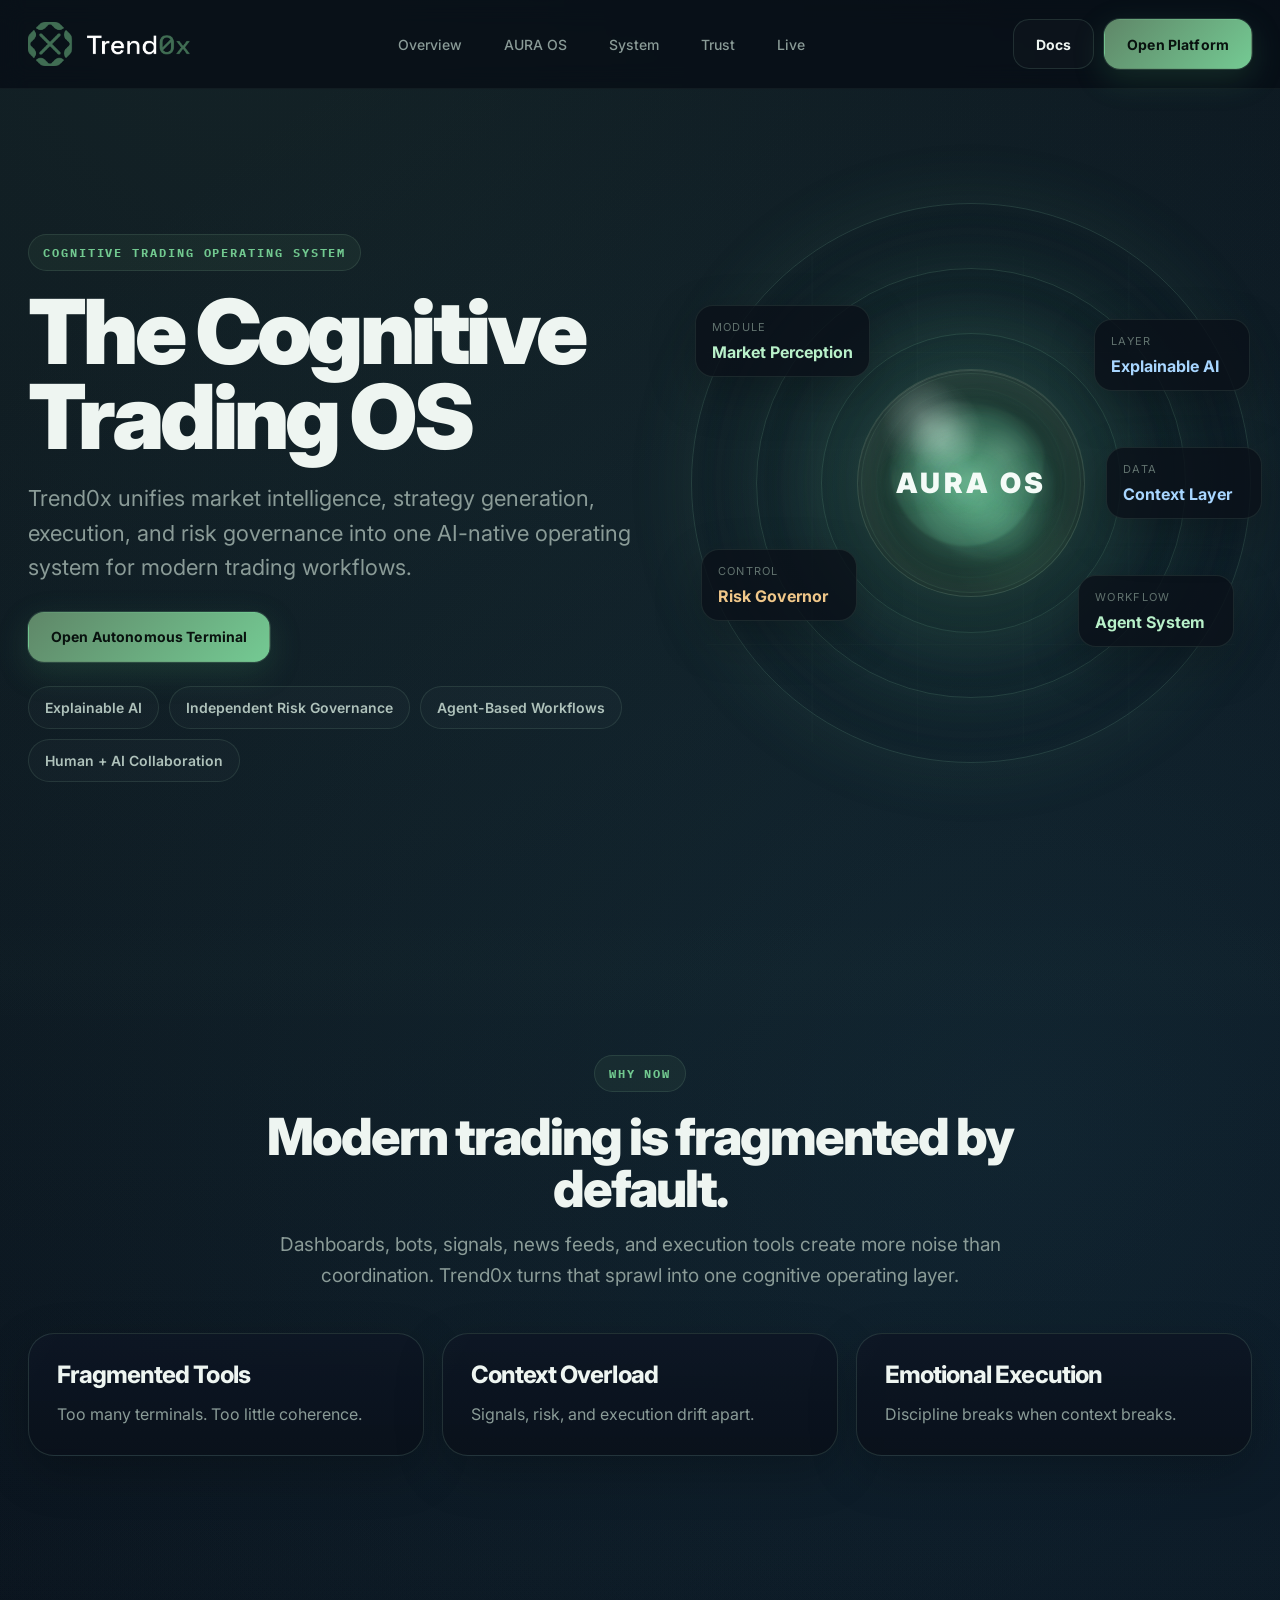
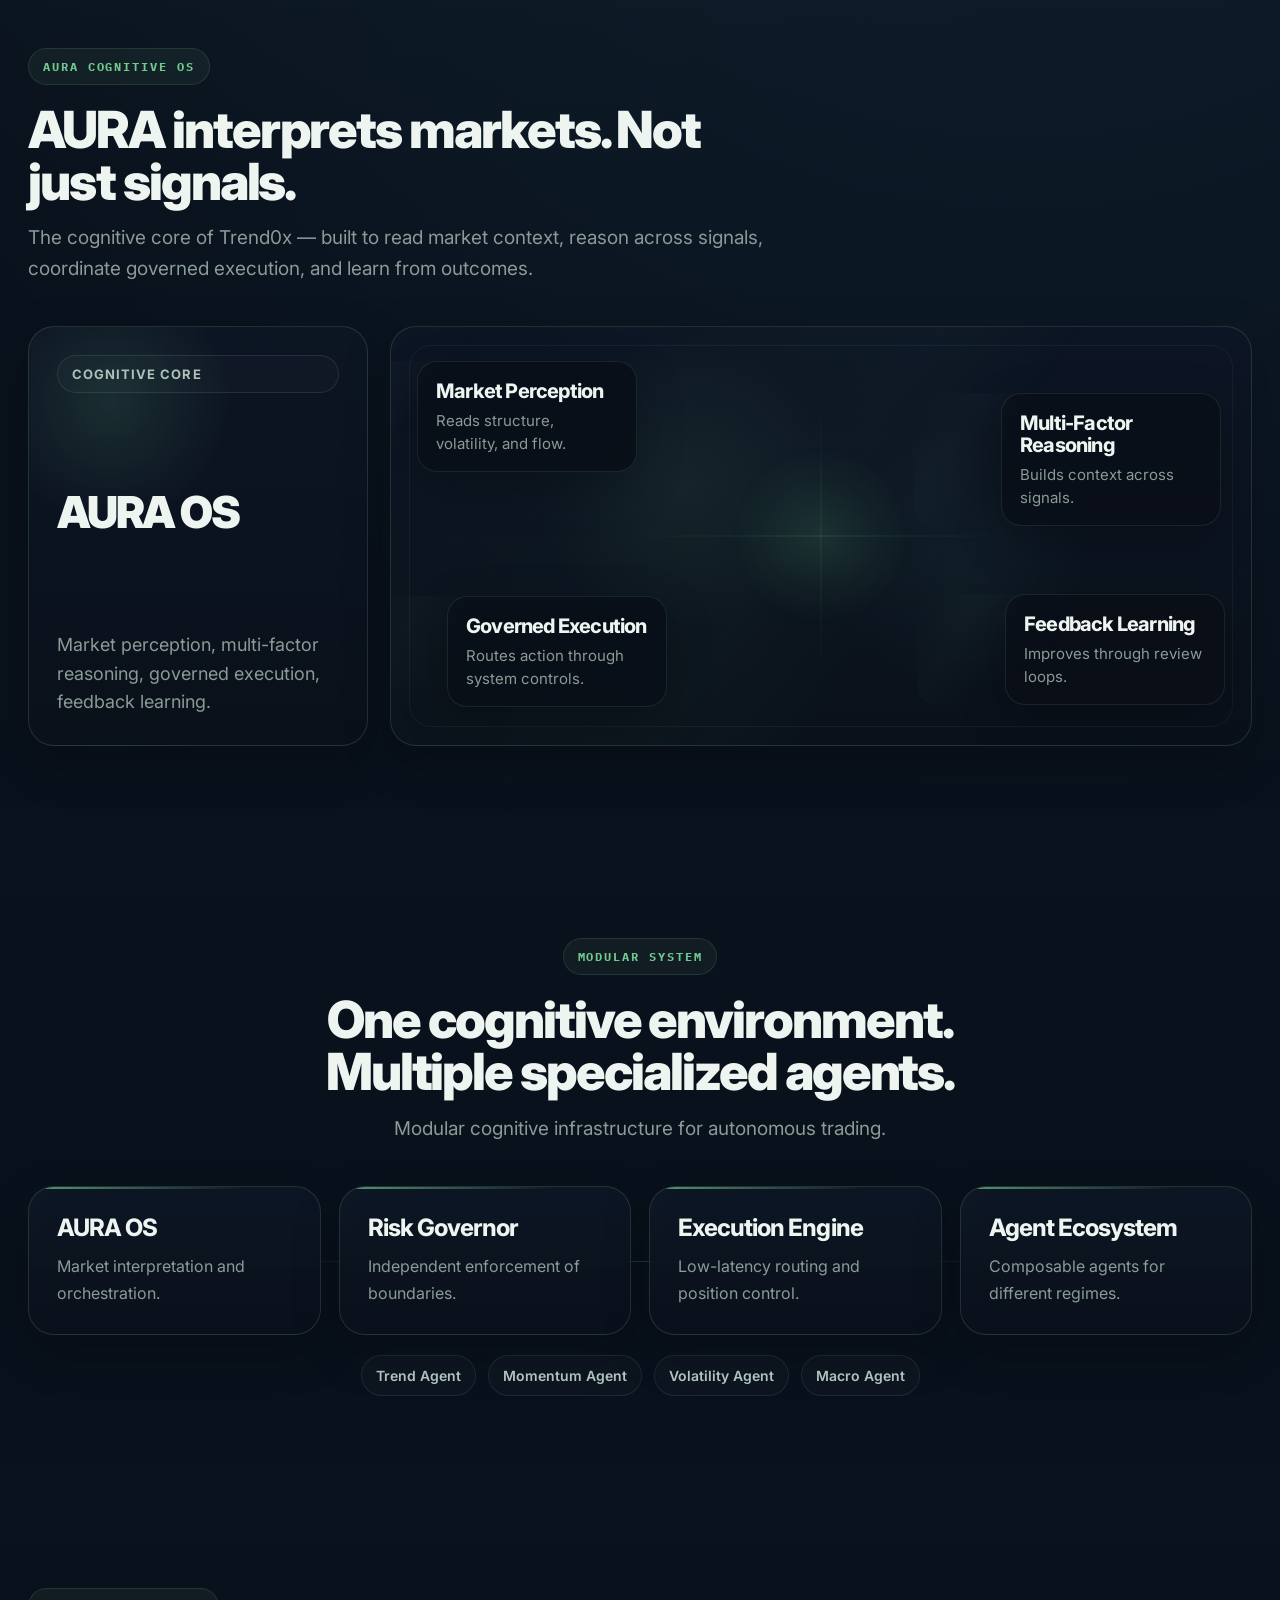
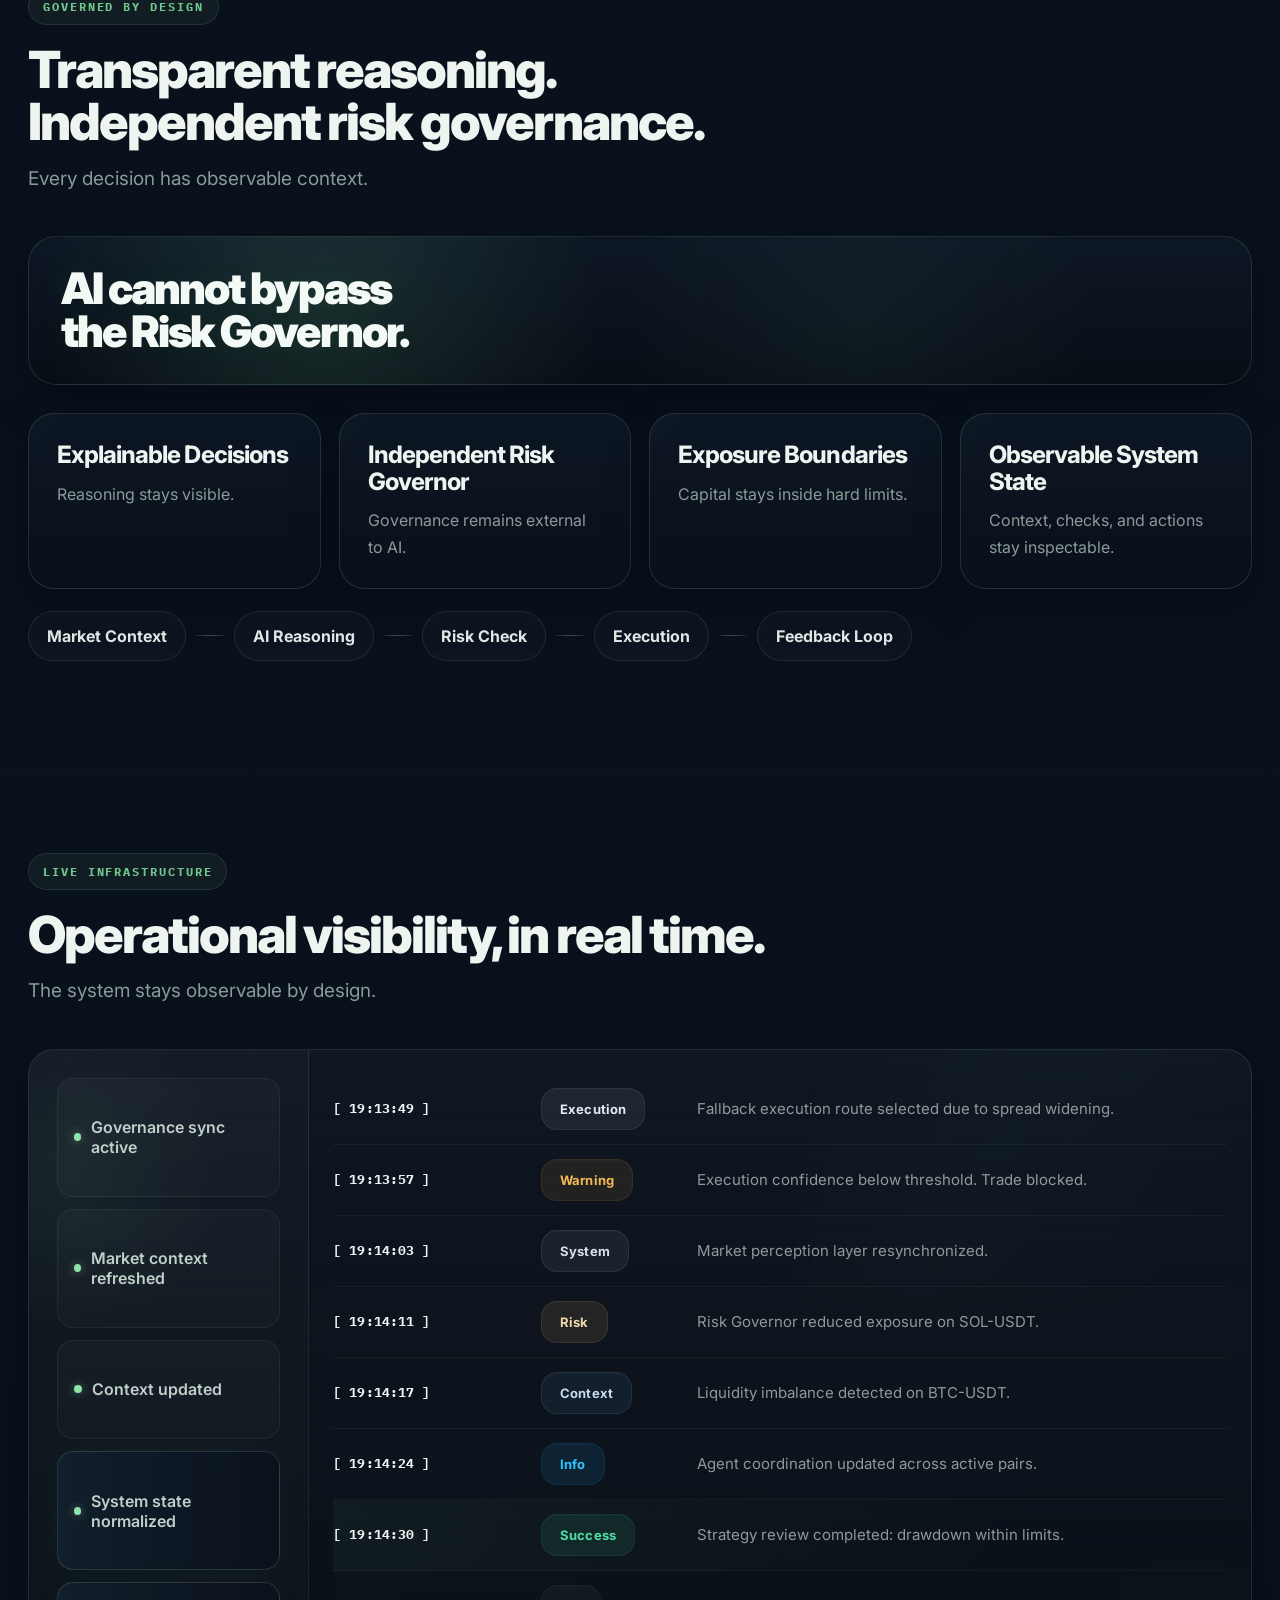
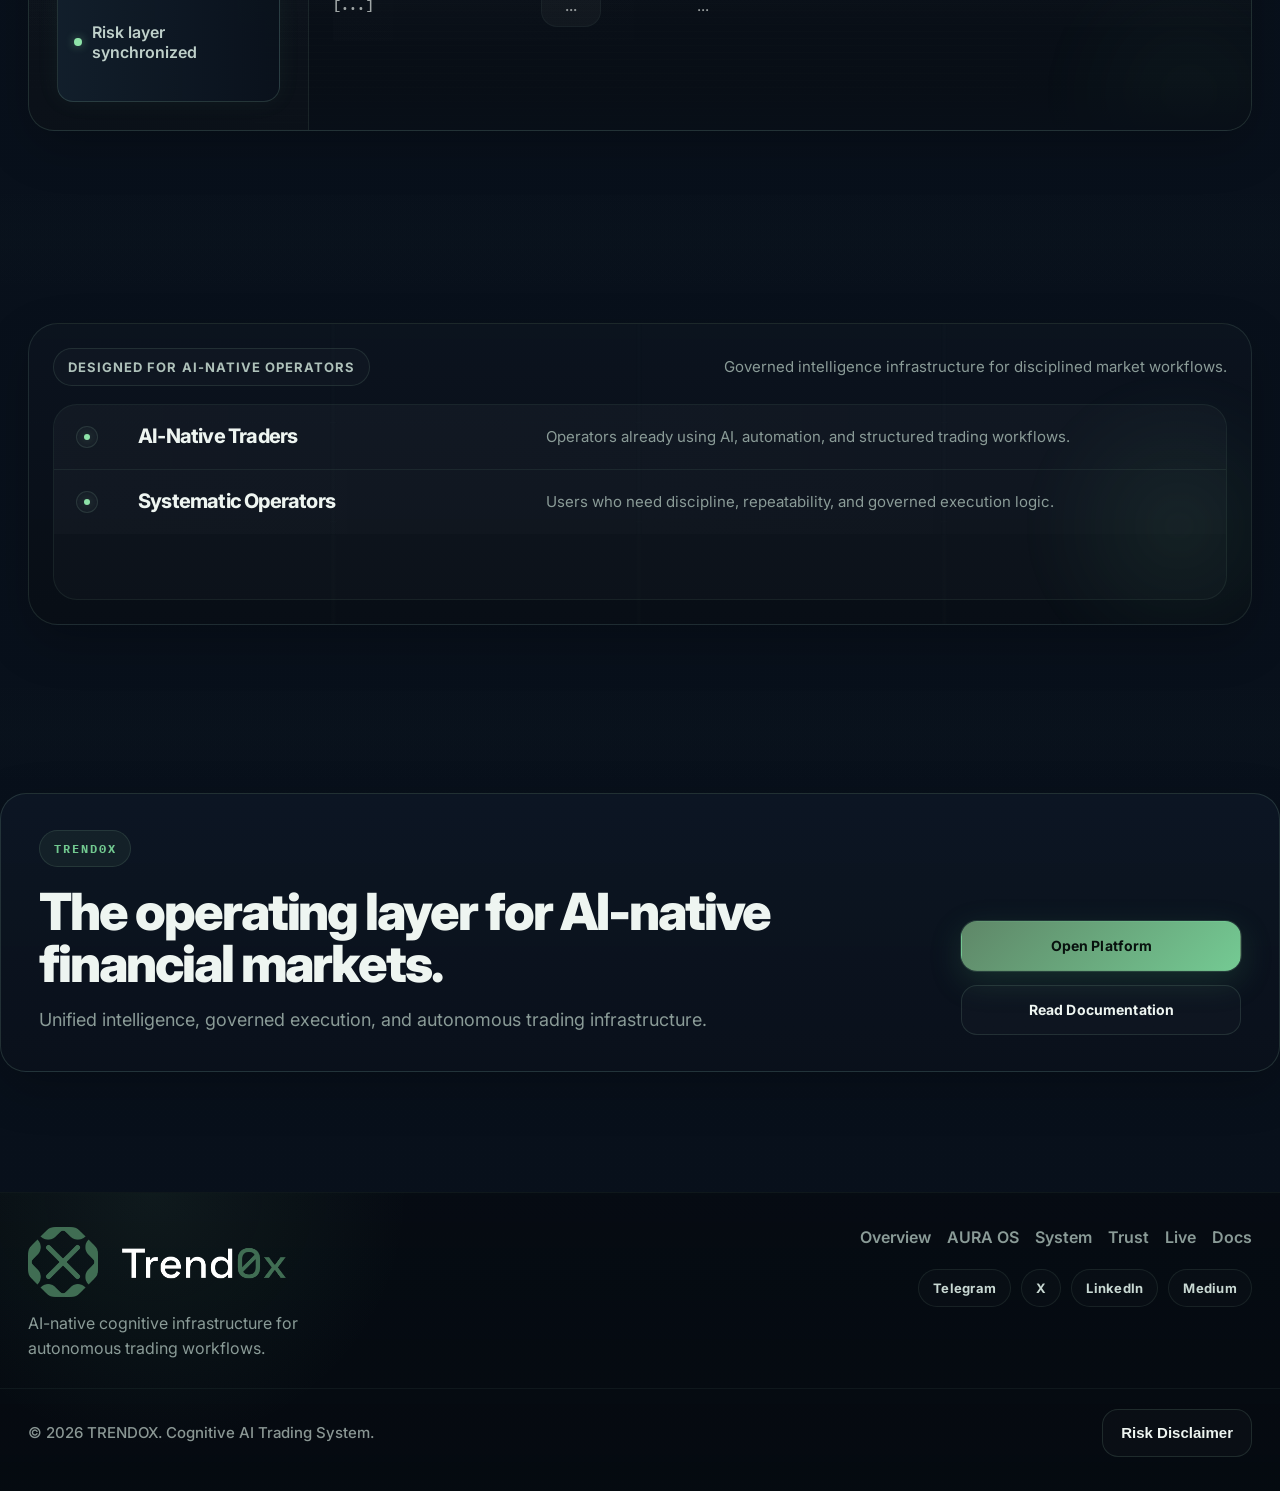
<file: index.html>
<!DOCTYPE html>
<html lang="en">
  <head>
    <meta charset="UTF-8" />
    <meta name="viewport" content="width=device-width, initial-scale=1.0" />
    <title>Trend0x — The Cognitive Trading OS</title>
    <link rel="icon" type="image/png" href="/favicon.png" />
    <link rel="shortcut icon" href="/favicon.png" />
    <meta
      name="description"
      content="Trend0x is an AI-native cognitive trading operating system unifying market intelligence, explainable AI, execution, and risk governance."
    />
    <meta
      name="keywords"
      content="AI trading OS, cognitive trading, explainable AI, risk governance, trading infrastructure, autonomous trading"
    />
    <meta name="author" content="Trend0x" />
    <link rel="canonical" href="https://trend0x-land.vercel.app/" />
    <meta property="og:site_name" content="Trend0x" />
    <meta property="og:title" content="Trend0x — The Cognitive Trading OS" />
    <meta
      property="og:description"
      content="AI-native infrastructure for autonomous trading, built around explainable AI and independent risk governance."
    />
    <meta property="og:type" content="website" />
    <meta property="og:url" content="https://trend0x-land.vercel.app/" />
    <meta property="og:image" content="https://trend0x-land.vercel.app/og-image.png" />
    <meta property="og:image:width" content="3360" />
    <meta property="og:image:height" content="1858" />
    <meta property="og:image:alt" content="Trend0x landing page hero preview" />
    <meta name="twitter:card" content="summary_large_image" />
    <meta name="twitter:title" content="Trend0x — The Cognitive Trading OS" />
    <meta
      name="twitter:description"
      content="AI-native infrastructure for autonomous trading, built around explainable AI and independent risk governance."
    />
    <meta name="twitter:image" content="https://trend0x-land.vercel.app/og-image.png" />
    <meta name="twitter:image:alt" content="Trend0x landing page hero preview" />
    <meta name="theme-color" content="#08101b" />
    <link rel="icon" type="image/png" href="/favicon.png" />
    <link rel="preconnect" href="https://fonts.googleapis.com" />
    <link rel="preconnect" href="https://fonts.gstatic.com" crossorigin />
    <link
      href="https://fonts.googleapis.com/css2?family=IBM+Plex+Mono:wght@500;700&family=Inter:wght@400;500;600;700;800;900&display=swap"
      rel="stylesheet"
    />
    <link rel="stylesheet" href="/_astro/index.zALbbT_3.css" />
  </head>
  <body>
    <header class="site-header">
      <div class="site-shell nav-shell">
        <a href="#top" class="brand" aria-label="Go to homepage">
          <img
            src="/_astro/trend0x-logo-long.png"
            alt="Trend0x"
            width="258"
            height="50"
            class="brand-logo"
          />
        </a>
        <button class="nav-toggle" type="button" aria-expanded="false" aria-controls="mobile-nav">
          Menu
        </button>
        <nav class="desktop-nav" aria-label="Primary">
          <a href="#overview">Overview</a>
          <a href="#aura-os">AURA OS</a>
          <a href="#architecture">System</a>
          <a href="#risk">Trust</a>
          <a href="#live">Live</a>
        </nav>
        <div class="nav-actions">
          <a
            href="https://trend0x.gitbook.io/trend0x-docs/"
            target="_blank"
            rel="noopener noreferrer"
            class="button button-ghost"
            >Docs</a
          >
          <a href="https://demo.trend0x.com/" target="_blank" rel="noopener noreferrer" class="button button-primary"
            >Open Platform</a
          >
        </div>
      </div>
      <div class="mobile-nav" id="mobile-nav" hidden>
        <a href="#overview">Overview</a>
        <a href="#aura-os">AURA OS</a>
        <a href="#architecture">System</a>
        <a href="#risk">Trust</a>
        <a href="#live">Live</a>
        <a href="https://trend0x.gitbook.io/trend0x-docs/" target="_blank" rel="noopener noreferrer">Docs</a>
        <a href="https://demo.trend0x.com/" target="_blank" rel="noopener noreferrer">Open Platform</a>
      </div>
    </header>

    <main id="top">
      <section class="hero section-grid hero-section" id="overview">
        <div class="site-shell hero-grid">
          <div class="hero-copy">
            <div class="eyebrow">COGNITIVE TRADING OPERATING SYSTEM</div>
            <h1>The Cognitive Trading OS</h1>
            <p class="hero-lead">
              <span class="hero-lead-desktop"
                >Trend0x unifies market intelligence, strategy generation, execution, and risk governance
                into one AI-native operating system for modern trading workflows.</span
              >
              <span class="hero-lead-mobile">AI-native infrastructure for governed autonomous trading.</span>
            </p>
            <div class="hero-actions">
              <a href="https://demo.trend0x.com/" target="_blank" rel="noopener noreferrer" class="button button-primary">Open Autonomous Terminal</a>
            </div>
            <div class="hero-pills">
              <span>Explainable AI</span>
              <span>Independent Risk Governance</span>
              <span>Agent-Based Workflows</span>
              <span>Human + AI Collaboration</span>
            </div>
          </div>

          <div class="hero-panel">
            <div class="hero-orbit">
              <div class="orbit-field">
                <div class="orbit-grid"></div>
                <div class="orbit-wave orbit-wave-1"></div>
                <div class="orbit-wave orbit-wave-2"></div>
                <div class="orbit-wave orbit-wave-3"></div>
                <div class="orbit-wave orbit-wave-4"></div>
                <div class="core-orb">
                  <div class="core-bloom" aria-hidden="true">
                    <span class="liquid-layer liquid-layer-a"></span>
                    <span class="liquid-layer liquid-layer-b"></span>
                    <span class="liquid-layer liquid-layer-c"></span>
                    <span class="liquid-caustic"></span>
                    <span class="liquid-specular"></span>
                    <span class="liquid-refraction"></span>
                  </div>
                  <div class="core-glow"></div>
                  <div class="core-label">AURA OS</div>
                </div>
                <div class="signal-card signal-card-green card-live">
                  <small>MODULE</small>
                  <strong>Market Perception</strong>
                </div>
                <div class="signal-card signal-card-blue card-xai">
                  <small>LAYER</small>
                  <strong>Explainable AI</strong>
                </div>
                <div class="signal-card signal-card-amber card-risk">
                  <small>CONTROL</small>
                  <strong>Risk Governor</strong>
                </div>
                <div class="signal-card signal-card-green card-agent">
                  <small>WORKFLOW</small>
                  <strong>Agent System</strong>
                </div>
                <div class="signal-card signal-card-blue card-data">
                  <small>DATA</small>
                  <strong>Context Layer</strong>
                </div>
              </div>
            </div>
          </div>
        </div>
      </section>

      <section class="section reveal-up">
        <div class="site-shell">
          <div class="section-heading centered compact-heading">
            <div class="eyebrow">WHY NOW</div>
            <h2>Modern trading is fragmented by default.</h2>
            <p>
              Dashboards, bots, signals, news feeds, and execution tools create more noise than
              coordination. Trend0x turns that sprawl into one cognitive operating layer.
            </p>
          </div>
          <div class="problem-grid compact-problem-grid">
            <article class="surface-card glow-card reveal-up">
              <h3>Fragmented Tools</h3>
              <p>Too many terminals. Too little coherence.</p>
            </article>
            <article class="surface-card glow-card reveal-up">
              <h3>Context Overload</h3>
              <p>Signals, risk, and execution drift apart.</p>
            </article>
            <article class="surface-card glow-card reveal-up">
              <h3>Emotional Execution</h3>
              <p>Discipline breaks when context breaks.</p>
            </article>
          </div>
        </div>
      </section>

      <section class="section reveal-up" id="aura-os">
        <div class="site-shell">
          <div class="section-heading compact-heading">
            <div class="eyebrow">AURA COGNITIVE OS</div>
            <h2>AURA interprets markets. Not just signals.</h2>
            <p>
              The cognitive core of Trend0x — built to read market context, reason across signals,
              coordinate governed execution, and learn from outcomes.
            </p>
          </div>
          <div class="aura-system-panel">
            <div class="aura-system-copy">
              <div class="aura-system-pill">Cognitive Core</div>
              <div class="aura-system-title">AURA OS</div>
              <p>Market perception, multi-factor reasoning, governed execution, feedback learning.</p>
            </div>
            <div class="aura-system-map">
              <div class="aura-beam"></div>
              <article class="aura-node node-perception reveal-up">
                <h3>Market Perception</h3>
                <p>Reads structure, volatility, and flow.</p>
              </article>
              <article class="aura-node node-reasoning reveal-up">
                <h3>Multi-Factor Reasoning</h3>
                <p>Builds context across signals.</p>
              </article>
              <article class="aura-node node-execution reveal-up">
                <h3>Governed Execution</h3>
                <p>Routes action through system controls.</p>
              </article>
              <article class="aura-node node-learning reveal-up">
                <h3>Feedback Learning</h3>
                <p>Improves through review loops.</p>
              </article>
            </div>
          </div>
        </div>
      </section>

      <section class="section reveal-up" id="architecture">
        <div class="site-shell">
          <div class="section-heading compact-heading centered">
            <div class="eyebrow">MODULAR SYSTEM</div>
            <h2>One cognitive environment. Multiple specialized agents.</h2>
            <p>Modular cognitive infrastructure for autonomous trading.</p>
          </div>
          <div class="system-grid">
            <article class="arch-card glow-card reveal-up">
              <h3>AURA OS</h3>
              <p>Market interpretation and orchestration.</p>
            </article>
            <article class="arch-card glow-card reveal-up">
              <h3>Risk Governor</h3>
              <p>Independent enforcement of boundaries.</p>
            </article>
            <article class="arch-card glow-card reveal-up">
              <h3>Execution Engine</h3>
              <p>Low-latency routing and position control.</p>
            </article>
            <article class="arch-card glow-card reveal-up">
              <h3>Agent Ecosystem</h3>
              <p>Composable agents for different regimes.</p>
            </article>
          </div>
          <div class="agent-capsules">
            <span>Trend Agent</span>
            <span>Momentum Agent</span>
            <span>Volatility Agent</span>
            <span>Macro Agent</span>
          </div>
        </div>
      </section>

      <section class="section reveal-up" id="risk">
        <div class="site-shell">
          <div class="section-heading compact-heading">
            <div class="eyebrow">GOVERNED BY DESIGN</div>
            <h2>Transparent reasoning. Independent risk governance.</h2>
            <p>Every decision has observable context.</p>
          </div>
          <div class="trust-statement">AI cannot bypass<br />the Risk Governor.</div>
          <div class="trust-grid">
            <article class="surface-card glow-card reveal-up">
              <h3>Explainable Decisions</h3>
              <p>Reasoning stays visible.</p>
            </article>
            <article class="surface-card glow-card reveal-up">
              <h3>Independent Risk Governor</h3>
              <p>Governance remains external to AI.</p>
            </article>
            <article class="surface-card glow-card reveal-up">
              <h3>Exposure Boundaries</h3>
              <p>Capital stays inside hard limits.</p>
            </article>
            <article class="surface-card glow-card reveal-up">
              <h3>Observable System State</h3>
              <p>Context, checks, and actions stay inspectable.</p>
            </article>
          </div>
          <div class="decision-flow" aria-label="Decision flow">
            <div class="flow-step flow-step-1 is-active"><span>Market Context</span></div>
            <div class="flow-arrow flow-arrow-1"></div>
            <div class="flow-step flow-step-2"><span>AI Reasoning</span></div>
            <div class="flow-arrow flow-arrow-2"></div>
            <div class="flow-step flow-step-3"><span>Risk Check</span></div>
            <div class="flow-arrow flow-arrow-3"></div>
            <div class="flow-step flow-step-4"><span>Execution</span></div>
            <div class="flow-arrow flow-arrow-4"></div>
            <div class="flow-step flow-step-5"><span>Feedback Loop</span></div>
          </div>
        </div>
      </section>

      <section class="section reveal-up" id="live">
        <div class="site-shell">
          <div class="section-heading compact-heading">
            <div class="eyebrow">LIVE INFRASTRUCTURE</div>
            <h2>Operational visibility, in real time.</h2>
            <p>The system stays observable by design.</p>
          </div>
          <div class="live-panel">
            <div class="live-status" data-live-status>
              <span data-live-status-item><i></i><b>Context updated</b></span>
              <span data-live-status-item><i></i><b>Risk threshold verified</b></span>
              <span data-live-status-item><i></i><b>Reasoning sequence active</b></span>
              <span data-live-status-item><i></i><b>Governed route prepared</b></span>
              <span data-live-status-item><i></i><b>Feedback loop scheduled</b></span>
            </div>
            <div class="infra-logs live-logs" data-live-feed>
              <div class="log-row" data-live-log-row data-live-kind="execution">
                <span data-live-time>[ 19:13:49 ]</span><span class="log-pill" data-live-type>Execution</span><p data-live-message>Fallback execution route selected due to spread widening.</p>
              </div>
              <div class="log-row" data-live-log-row data-live-kind="warning">
                <span data-live-time>[ 19:13:57 ]</span><span class="log-pill" data-live-type>Warning</span><p data-live-message>Execution confidence below threshold. Trade blocked.</p>
              </div>
              <div class="log-row" data-live-log-row data-live-kind="system">
                <span data-live-time>[ 19:14:03 ]</span><span class="log-pill" data-live-type>System</span><p data-live-message>Market perception layer resynchronized.</p>
              </div>
              <div class="log-row" data-live-log-row data-live-kind="risk">
                <span data-live-time>[ 19:14:11 ]</span><span class="log-pill" data-live-type>Risk</span><p data-live-message>Risk Governor reduced exposure on SOL-USDT.</p>
              </div>
              <div class="log-row" data-live-log-row data-live-kind="context">
                <span data-live-time>[ 19:14:17 ]</span><span class="log-pill" data-live-type>Context</span><p data-live-message>Liquidity imbalance detected on BTC-USDT.</p>
              </div>
              <div class="log-row" data-live-log-row data-live-kind="info">
                <span data-live-time>[ 19:14:24 ]</span><span class="log-pill" data-live-type>Info</span><p data-live-message>Agent coordination updated across active pairs.</p>
              </div>
              <div class="log-row" data-live-log-row data-live-kind="success">
                <span data-live-time>[ 19:14:30 ]</span><span class="log-pill" data-live-type>Success</span><p data-live-message>Strategy review completed: drawdown within limits.</p>
              </div>
              <div class="log-row log-row-tail" data-live-log-tail data-live-kind="tail">
                <span data-live-time>[...]</span><span class="log-pill" data-live-type>...</span><p data-live-message>...</p>
              </div>
            </div>
          </div>
        </div>
      </section>

      <section class="section reveal-up">
        <div class="site-shell">
          <div class="operator-access reveal-up">
            <div class="operator-access-head">
              <span class="built-for-label">Designed for AI-native operators</span>
              <p>Governed intelligence infrastructure for disciplined market workflows.</p>
            </div>
            <div class="operator-list" aria-label="Operator access layer">
              <article class="operator-row reveal-up">
                <span class="operator-glyph" aria-hidden="true"><i></i></span>
                <h3>AI-Native Traders</h3>
                <p>Operators already using AI, automation, and structured trading workflows.</p>
              </article>
              <article class="operator-row reveal-up">
                <span class="operator-glyph" aria-hidden="true"><i></i></span>
                <h3>Systematic Operators</h3>
                <p>Users who need discipline, repeatability, and governed execution logic.</p>
              </article>
              <article class="operator-row reveal-up">
                <span class="operator-glyph" aria-hidden="true"><i></i></span>
                <h3>Quant Teams</h3>
                <p>Small teams building coordinated intelligence layers for market research and execution.</p>
              </article>
            </div>
          </div>
        </div>
      </section>

      <section class="section final-cta reveal-up">
        <div class="site-shell final-cta-card">
          <div>
            <div class="eyebrow">TREND0X</div>
            <h2>The operating layer for AI-native financial markets.</h2>
            <p>Unified intelligence, governed execution, and autonomous trading infrastructure.</p>
          </div>
          <div class="hero-actions final-cta-actions">
            <a href="https://demo.trend0x.com/" target="_blank" rel="noopener noreferrer" class="button button-primary"
              >Open Platform</a
            >
            <a
              href="https://trend0x.gitbook.io/trend0x-docs/"
              target="_blank"
              rel="noopener noreferrer"
              class="button button-secondary"
              >Read Documentation</a
            >
          </div>
        </div>
      </section>
    </main>

    <footer class="site-footer">
      <div class="site-shell footer-shell">
        <div class="footer-brand">
          <img
            src="/_astro/trend0x-logo-long.png"
            alt="Trend0x"
            width="258"
            height="50"
            class="footer-logo"
          />
          <p>AI-native cognitive infrastructure for autonomous trading workflows.</p>
        </div>
        <div class="footer-links-wrap">
          <nav class="footer-nav" aria-label="Footer">
            <a href="#overview">Overview</a>
            <a href="#aura-os">AURA OS</a>
            <a href="#architecture">System</a>
            <a href="#risk">Trust</a>
            <a href="#live">Live</a>
            <a href="https://trend0x.gitbook.io/trend0x-docs/" target="_blank" rel="noopener noreferrer">Docs</a>
          </nav>
          <div class="footer-socials" aria-label="Social links">
            <a href="https://t.me/trend0x" target="_blank" rel="noopener noreferrer">Telegram</a>
            <a href="https://x.com/Trend0x_com" target="_blank" rel="noopener noreferrer">X</a>
            <a href="https://www.linkedin.com/company/trend0x" target="_blank" rel="noopener noreferrer">LinkedIn</a>
            <a href="https://medium.com/@trend0x.ai" target="_blank" rel="noopener noreferrer">Medium</a>
          </div>
        </div>
      </div>
      <div class="site-shell footer-bottom">
        <p>© 2026 TRENDOX. Cognitive AI Trading System.</p>
        <button type="button" class="footer-disclaimer-button" data-open-risk>Risk Disclaimer</button>
      </div>
    </footer>

    <div class="risk-modal" data-risk-modal hidden>
      <div class="risk-modal-backdrop" data-close-risk></div>
      <div class="risk-modal-dialog" role="dialog" aria-modal="true" aria-labelledby="risk-modal-title">
        <div class="risk-modal-head">
          <h2 id="risk-modal-title">Risk Disclosure</h2>
          <button type="button" class="risk-modal-close" aria-label="Close risk disclosure" data-close-risk>
            <span></span>
            <span></span>
          </button>
        </div>
        <div class="risk-modal-body">
          <p>
            Trading digital assets involves financial risk due to market volatility, liquidity conditions,
            and changing market regimes.
          </p>
          <p>
            Trend0x applies automated risk management mechanisms, including exposure limits and adaptive
            execution logic. These measures are designed to reduce risk, but do not eliminate the possibility
            of losses.
          </p>
          <p>Trend0x does not guarantee profitability or performance. Past results are not indicative of future outcomes.</p>
          <p>Trend0x is a non-custodial execution and copy trading infrastructure.</p>
          <div class="risk-modal-list-block">
            <p>Trend0x:</p>
            <ul>
              <li>does not custody user funds,</li>
              <li>does not pool or manage capital,</li>
              <li>does not act as a broker, fund, or investment advisor.</li>
            </ul>
          </div>
          <p>
            All trading activity is executed directly on third-party exchanges selected by the user. Trend0x has no
            access to user balances or withdrawal permissions.
          </p>
          <p>Users remain fully responsible for their capital, strategy selection, and risk exposure.</p>
          <p>
            Information provided by Trend0x is for informational and execution purposes only and does not constitute
            financial, legal, or investment advice.
          </p>
          <p>
            Users should assess their own risk tolerance and conduct independent due diligence before engaging in
            trading activities.
          </p>
          <p>
            Execution outcomes may vary due to exchange mechanics, liquidity, latency, and account-specific factors.
            Trend0x is not responsible for execution differences caused by third-party platforms.
          </p>
          <p>
            By using Trend0x, users acknowledge and accept the risks associated with digital asset trading, including
            the possibility of losses despite applied risk controls.
          </p>
        </div>
      </div>
    </div>

    <script>
      if (typeof window !== "undefined") {
        const ua = window.navigator.userAgent;
        const isChromiumLike =
          /Chrome|CriOS|Edg|OPR/.test(ua) && !/Safari\/.*Version\//.test(ua);

        if (isChromiumLike) {
          document.documentElement.classList.add("is-chrome-like");
        }

        const toggle = document.querySelector(".nav-toggle");
        const mobileNav = document.getElementById("mobile-nav");
        const mobileLinks = mobileNav ? Array.from(mobileNav.querySelectorAll("a")) : [];
        const riskModal = document.querySelector("[data-risk-modal]");
        const riskOpeners = Array.from(document.querySelectorAll("[data-open-risk]"));
        const riskClosers = Array.from(document.querySelectorAll("[data-close-risk]"));
        let mobileNavOpen = false;
        let riskModalOpen = false;

        const syncOverlayLock = () => {
          document.body.classList.toggle("no-scroll", mobileNavOpen || riskModalOpen);
        };

        const setState = (open) => {
          if (!toggle || !mobileNav) return;
          toggle.setAttribute("aria-expanded", String(open));
          mobileNav.hidden = !open;
          mobileNavOpen = open;
          syncOverlayLock();
        };

        const setRiskModal = (open) => {
          if (!riskModal) return;
          riskModal.hidden = !open;
          riskModalOpen = open;
          syncOverlayLock();
        };

        toggle?.addEventListener("click", () => {
          const next = toggle.getAttribute("aria-expanded") !== "true";
          setState(next);
        });

        mobileLinks.forEach((link) => {
          link.addEventListener("click", () => setState(false));
        });

        riskOpeners.forEach((button) => {
          button.addEventListener("click", () => setRiskModal(true));
        });

        riskClosers.forEach((button) => {
          button.addEventListener("click", () => setRiskModal(false));
        });

        riskModal?.addEventListener("click", (event) => {
          const target = event.target;
          if (!(target instanceof Element)) return;
          if (target.closest("[data-close-risk]")) {
            setRiskModal(false);
          }
        });

        document.querySelector(".risk-modal-dialog")?.addEventListener("click", (event) => {
          event.stopPropagation();
        });

        window.addEventListener("keydown", (event) => {
          if (event.key === "Escape") setState(false);
          if (event.key === "Escape") setRiskModal(false);
        });

        const revealItems = Array.from(document.querySelectorAll(".reveal-up"));
        const io =
          "IntersectionObserver" in window
            ? new IntersectionObserver(
                (entries) => {
                  entries.forEach((entry) => {
                    if (entry.isIntersecting) {
                      entry.target.classList.add("is-visible");
                      io.unobserve(entry.target);
                    }
                  });
                },
                { threshold: 0.14 }
              )
            : null;

        revealItems.forEach((item) => {
          if (window.matchMedia("(prefers-reduced-motion: reduce)").matches) {
            item.classList.add("is-visible");
            return;
          }
          io ? io.observe(item) : item.classList.add("is-visible");
        });

        const prefersReducedMotion = window.matchMedia("(prefers-reduced-motion: reduce)").matches;
        const liveStatusRoot = document.querySelector("[data-live-status]");
        const liveStatusItems = liveStatusRoot ? Array.from(liveStatusRoot.querySelectorAll("[data-live-status-item]")) : [];
        const liveFeedRoot = document.querySelector("[data-live-feed]");
        let liveLogRows = Array.from(document.querySelectorAll("[data-live-log-row]"));
        const liveLogTail = document.querySelector("[data-live-log-tail]");

        const liveStatusPool = [
          "Context updated",
          "Governance sync active",
          "Market context refreshed",
          "System state normalized",
          "Risk layer synchronized",
          "Agent routing updated",
          "Execution layer stable",
          "Feedback cycle initialized",
          "Intelligence layer active",
          "Regime map refreshed",
          "Exposure layer verified",
          "Signal clustering detected",
          "Decision layer synchronized",
          "Operational state stable",
          "Cross-market scan active",
        ];

        const liveFeedPool = [
          { type: "Execution", message: "Fallback execution route selected due to spread widening." },
          { type: "Context", message: "Regime shift detected: volatility expansion." },
          { type: "Risk", message: "Risk Governor reduced exposure on SOL-USDT." },
          { type: "Context", message: "Liquidity imbalance detected on BTC-USDT." },
          { type: "Warning", message: "Execution confidence below threshold. Trade blocked." },
          { type: "Success", message: "Strategy review completed: drawdown within limits." },
          { type: "System", message: "Market perception layer resynchronized." },
          { type: "Info", message: "Agent coordination updated across active pairs." },
          { type: "Execution", message: "Governed execution route prepared for current regime." },
          { type: "Risk", message: "Volatility-aware sizing parameters updated." },
          { type: "Context", message: "Cross-market liquidity map recalibrated." },
          { type: "System", message: "Operational state normalized across active modules." },
          { type: "Warning", message: "Spread widening detected on ETH-USDT. Fallback routing engaged." },
          { type: "Execution", message: "Trade path queued through governance layer." },
          { type: "Info", message: "Decision layer synchronized with updated market context." },
          { type: "Success", message: "Strategy review completed: exposure remains within limits." },
          { type: "Risk", message: "Risk Governor tightened exposure on BTC-USDT." },
          { type: "System", message: "Agent coordination updated across monitored instruments." },
          { type: "Context", message: "Regime transition probability increased across active watchlists." },
          { type: "Execution", message: "Execution confidence recovered. Route re-enabled." },
          { type: "Info", message: "Market perception layer resynchronized." },
          { type: "Warning", message: "Execution confidence below threshold. Trade blocked." },
          { type: "Context", message: "Liquidity imbalance detected on SOL-USDT." },
          { type: "Success", message: "Strategy review completed: drawdown within limits." },
        ];

        const timeFormatter = new Intl.DateTimeFormat("en-GB", {
          hour: "2-digit",
          minute: "2-digit",
          second: "2-digit",
          hour12: false,
        });

        let liveFeedIndex = 0;
        let liveStatusIndex = 0;
        let liveVirtualClock = new Date();

        const nextFeedEntry = () => {
          const entry = liveFeedPool[liveFeedIndex % liveFeedPool.length];
          liveFeedIndex += 1;
          return entry;
        };

        const nextStatusText = () => {
          const text = liveStatusPool[liveStatusIndex % liveStatusPool.length];
          liveStatusIndex += 1;
          return text;
        };

        const advanceClock = () => {
          const step = 4 + Math.floor(Math.random() * 8);
          liveVirtualClock = new Date(liveVirtualClock.getTime() + step * 1000);
          return timeFormatter.format(liveVirtualClock);
        };

        const randomDelay = (min, max) => min + Math.random() * (max - min);

        const promoteStatusItem = (item) => {
          if (!liveStatusRoot || !item) return;
          const siblings = Array.from(liveStatusRoot.children);
          const currentIndex = siblings.indexOf(item);
          if (currentIndex <= 0 || Math.random() < 0.48) return;
          const targetIndex = Math.max(0, currentIndex - (Math.random() > 0.5 ? 1 : 2));
          const anchor = siblings[targetIndex];
          if (anchor && anchor !== item) {
            liveStatusRoot.insertBefore(item, anchor);
          }
        };

        const updateStatusItem = (item) => {
          const textNode = item.querySelector("b");
          if (!textNode) return;

          item.classList.add("is-refreshing");
          item.classList.remove("is-live");
          window.setTimeout(() => {
            textNode.textContent = nextStatusText();
            item.classList.remove("is-refreshing");
            item.classList.add("is-live");
            window.setTimeout(() => item.classList.remove("is-live"), prefersReducedMotion ? 0 : 1800);
            promoteStatusItem(item);
          }, prefersReducedMotion ? 0 : 320);
        };

        const createLogRow = (entry) => {
          const row = document.createElement("div");
          row.className = "log-row is-entering";
          row.dataset.liveLogRow = "";
          row.dataset.liveKind = entry.type.toLowerCase();
          row.innerHTML = `<span data-live-time>[ ${advanceClock()} ]</span><span class="log-pill" data-live-type>${entry.type}</span><p data-live-message>${entry.message}</p>`;
          return row;
        };

        const pushLogRow = () => {
          if (!liveFeedRoot || !liveLogTail) return;

          const entry = nextFeedEntry();
          const newRow = createLogRow(entry);
          const firstRow = liveLogRows[0];

          liveFeedRoot.insertBefore(newRow, liveLogTail);

          window.requestAnimationFrame(() => {
            newRow.classList.remove("is-entering");
            newRow.classList.add("is-live");
          });

          if (firstRow) {
            firstRow.classList.add("is-exiting");
            firstRow.classList.remove("is-live");
            window.setTimeout(() => {
              firstRow.remove();
            }, prefersReducedMotion ? 0 : 520);
          }

          window.setTimeout(() => newRow.classList.remove("is-live"), prefersReducedMotion ? 0 : 2200);

          liveLogRows = Array.from(document.querySelectorAll("[data-live-log-row]"));
        };

        const primeLogRow = (row, index) => {
          if (!row) return;
          row.dataset.liveKind = row.dataset.liveKind || row.querySelector("[data-live-type]")?.textContent.trim().toLowerCase() || "";
          window.setTimeout(() => {
            row.classList.add("is-live");
            window.setTimeout(() => row.classList.remove("is-live"), prefersReducedMotion ? 0 : 1800);
          }, index * 180);
        };

        if (liveStatusItems.length && liveLogRows.length) {
          liveLogRows.forEach((row, index) => {
            primeLogRow(row, index);
          });

          liveStatusItems.forEach((item, index) => {
            window.setTimeout(() => updateStatusItem(item), index * 220);
          });

          const runStatusLoop = () => {
            const delay = prefersReducedMotion ? 8200 : randomDelay(4200, 7600);
            window.setTimeout(() => {
              const statusTarget = liveStatusItems[Math.floor(Math.random() * liveStatusItems.length)];
              updateStatusItem(statusTarget);
              runStatusLoop();
            }, delay);
          };

          const runLogLoop = () => {
            const delay = prefersReducedMotion ? 9000 : randomDelay(4200, 6200);
            window.setTimeout(() => {
              pushLogRow();
              runLogLoop();
            }, delay);
          };

          runStatusLoop();
          runLogLoop();
        }

      }
    </script>
  </body>
</html>
</file>
<file: _astro/index.zALbbT_3.css>
:root{
  --bg:#08101b;
  --bg-soft:#0d1624;
  --surface:#0b131e;
  --surface-2:#0f1928;
  --surface-3:#121f31;
  --line:rgba(121,161,141,.22);
  --line-strong:rgba(121,161,141,.36);
  --text:#eef5f1;
  --muted:#8a9b97;
  --muted-2:#61726e;
  --green:#71c88f;
  --green-deep:#4e7d5f;
  --mint:#8ee3a9;
  --blue:#74b8ff;
  --cyan:#89d2ff;
  --amber:#d3a96c;
  --panel-shadow:0 24px 80px rgba(0,0,0,.34);
  --radius:26px;
  --radius-sm:18px;
  --shell:1280px;
}
*{box-sizing:border-box;margin:0;padding:0}
html{
  scroll-behavior:smooth;-webkit-text-size-adjust:100%;
  width:100%;max-width:100%;overflow-x:hidden;background:var(--bg);
  overscroll-behavior-x:none
}
body{
  position:relative;width:100%;max-width:100%;overflow-x:hidden;
  font-family:Inter,sans-serif;
  background:
    radial-gradient(circle at 20% 0%,rgba(71,117,89,.18),transparent 28%),
    radial-gradient(circle at 80% 18%,rgba(36,91,114,.22),transparent 24%),
    linear-gradient(180deg,#08101b 0%,#09111c 32%,#08101b 100%);
  color:var(--text);touch-action:pan-y;
}
body:before,body:after{
  content:"";position:absolute;inset:auto;pointer-events:none;z-index:-1;filter:blur(28px);opacity:.38
}
body:before{
  width:44vw;height:44vw;left:-10vw;top:12vh;
  background:radial-gradient(circle,rgba(102,167,125,.16),transparent 64%);
  animation:ambientDriftA 40s ease-in-out infinite
}
body:after{
  width:38vw;height:38vw;right:-8vw;top:30vh;
  background:radial-gradient(circle,rgba(64,116,155,.12),transparent 62%);
  animation:ambientDriftB 48s ease-in-out infinite
}
body.no-scroll{overflow:hidden}
a{color:inherit;text-decoration:none}
img{display:block;max-width:100%}
main{position:relative;width:100%;max-width:100%;overflow-x:clip}
.site-shell{max-width:var(--shell);margin:0 auto;padding:0 28px}
.site-header{
  position:sticky;top:0;z-index:50;width:100%;max-width:100%;
  background:rgba(6,12,20,.72);
  -webkit-backdrop-filter:blur(12px);
  backdrop-filter:blur(12px);
  border-bottom:1px solid rgba(129,171,151,.08)
}
.hero-copy,.hero-panel,.aura-system-copy,.aura-system-map,.final-cta-card > div,.footer-brand,.footer-links-wrap{min-width:0}
.nav-shell{
  min-height:88px;display:flex;align-items:center;justify-content:space-between;gap:20px
}
.brand{display:flex;align-items:center;gap:12px}
.brand-logo{
  display:block;width:auto;height:44px;object-fit:contain
}
.desktop-nav,.nav-actions{display:flex;align-items:center;gap:10px}
.desktop-nav a{
  padding:11px 15px;border-radius:999px;
  font-size:14px;font-weight:500;color:var(--muted);
  border:1px solid transparent;transition:.25s ease
}
.desktop-nav a:hover,.desktop-nav a:focus-visible{
  color:var(--text);border-color:rgba(129,171,151,.18);background:rgba(255,255,255,.02)
}
.button{
  display:inline-flex;align-items:center;justify-content:center;
  min-height:50px;padding:0 22px;border-radius:16px;
  font-size:14px;font-weight:700;letter-spacing:.01em;transition:.25s ease;
  border:1px solid transparent
}
.button-primary{
  color:#08110e;
  background:linear-gradient(135deg,#5f8768 0%,#74ca93 100%);
  box-shadow:0 0 0 1px rgba(160,230,180,.14),0 10px 32px rgba(70,151,101,.22)
}
.button-primary:hover,.button-primary:focus-visible{transform:translateY(-1px);box-shadow:0 0 0 1px rgba(160,230,180,.2),0 16px 40px rgba(70,151,101,.3)}
.button-secondary,.button-ghost{
  background:rgba(255,255,255,.02);color:var(--text);border-color:rgba(129,171,151,.18)
}
.button-secondary:hover,.button-ghost:hover{background:rgba(255,255,255,.04);border-color:rgba(129,171,151,.3)}
.nav-toggle{
  display:none;border:1px solid rgba(129,171,151,.18);background:rgba(255,255,255,.02);
  color:var(--text);border-radius:14px;padding:10px 14px;font-weight:700
}
.mobile-nav{
  display:none;padding:0 28px 24px;flex-direction:column;gap:10px;border-top:1px solid rgba(129,171,151,.08)
}
.mobile-nav a{
  padding:14px 0;color:var(--muted);font-weight:600;border-bottom:1px solid rgba(129,171,151,.08)
}
.section{
  position:relative;width:100%;max-width:100%;padding:96px 0;overflow-x:clip
}
.section:before{
  content:"";position:absolute;left:0;right:0;top:-48px;height:120px;pointer-events:none;
  background:linear-gradient(180deg,rgba(113,200,143,0),rgba(113,200,143,.035),rgba(113,200,143,0));
  opacity:.45
}
.section-grid{padding:72px 0 80px}
.hero-section{padding:26px 0 58px}
.hero-grid{
  display:grid;grid-template-columns:minmax(0,1.05fr) minmax(420px,.95fr);gap:42px;align-items:center;
  min-height:calc(100svh - 114px)
}
.eyebrow{
  display:inline-flex;align-items:center;gap:8px;
  margin-bottom:18px;padding:10px 14px;border-radius:999px;
  font-family:"IBM Plex Mono",monospace;font-size:12px;font-weight:700;letter-spacing:.16em;
  color:var(--green);text-transform:uppercase;background:rgba(83,126,95,.12);border:1px solid rgba(129,171,151,.16)
}
h1,h2,h3{letter-spacing:-.04em}
h1{
  max-width:780px;font-size:clamp(52px,7vw,92px);line-height:.95;font-weight:900;
  text-wrap:balance
}
h2{
  font-size:clamp(34px,4vw,58px);line-height:1.02;font-weight:850
}
h3{font-size:24px;line-height:1.1;font-weight:750}
.hero-lead,.section-heading p,.surface-card p,.arch-card p,.section-footnote,.site-footer p,.closing-band span,.vision-card p{
  color:var(--muted)
}
.hero-lead{
  margin-top:22px;max-width:760px;font-size:22px;line-height:1.55
}
.hero-lead-mobile{display:none}
.hero-actions{display:flex;flex-wrap:wrap;gap:12px;margin-top:28px}
.hero-pills{display:flex;flex-wrap:wrap;gap:10px;margin-top:24px}
.hero-pills span,.vision-points span{
  padding:12px 16px;border-radius:999px;font-size:14px;font-weight:600;
  color:#afc2bb;background:rgba(255,255,255,.02);border:1px solid rgba(129,171,151,.16)
}
.hero-panel{position:relative}
.hero-orbit{
  position:relative;min-height:590px;overflow:visible
}
.orbit-field{
  position:relative;min-height:540px;overflow:visible
}
.orbit-grid{
  position:absolute;inset:8% 3% 2%;
  border-radius:30px;
  background:
    linear-gradient(90deg,transparent 0,transparent 19.7%,rgba(122,161,141,.04) 19.9%,transparent 20.1%,transparent 39.7%,rgba(122,161,141,.035) 39.9%,transparent 40.1%,transparent 59.7%,rgba(122,161,141,.035) 59.9%,transparent 60.1%,transparent 79.7%,rgba(122,161,141,.04) 79.9%,transparent 80.1%),
    linear-gradient(180deg,transparent 0,transparent 19.7%,rgba(122,161,141,.035) 19.9%,transparent 20.1%,transparent 39.7%,rgba(122,161,141,.025) 39.9%,transparent 40.1%,transparent 59.7%,rgba(122,161,141,.025) 59.9%,transparent 60.1%,transparent 79.7%,rgba(122,161,141,.035) 79.9%,transparent 80.1%)
}
.orbit-wave{
  position:absolute;inset:50% auto auto 50%;transform:translate(-50%,-50%);
  border-radius:50%;border:1px solid rgba(146,219,171,.16);
  box-shadow:0 0 70px rgba(95,176,127,.1), inset 0 0 40px rgba(95,176,127,.03);
  animation:orbitPulse 4.2s ease-out infinite
}
.orbit-wave-1{width:190px;height:190px}
.orbit-wave-2{width:300px;height:300px;animation-delay:.55s}
.orbit-wave-3{width:430px;height:430px;animation-delay:1.1s}
.orbit-wave-4{width:560px;height:560px;animation-delay:1.65s}
.core-orb{
  position:absolute;inset:50% auto auto 50%;transform:translate(-50%,-50%);
  width:244px;height:244px;border-radius:50%;
  display:flex;align-items:center;justify-content:center;z-index:4;
  isolation:isolate;
  animation:coreFloat 9s ease-in-out infinite
}
.core-bloom{
  position:absolute;inset:8px;border-radius:50%;overflow:hidden;
  border:1px solid rgba(214,255,228,.18);
  background:
    radial-gradient(circle at 32% 26%,rgba(240,255,247,.24),transparent 22%),
    radial-gradient(circle at 70% 78%,rgba(72,145,106,.18),transparent 28%),
    radial-gradient(circle at 50% 52%,rgba(91,180,126,.18),rgba(11,20,24,.84) 64%,rgba(5,10,14,.98) 100%);
  box-shadow:
    inset 0 1px 0 rgba(255,255,255,.12),
    inset 0 -28px 48px rgba(4,10,12,.34),
    inset 18px 24px 38px rgba(255,255,255,.03),
    0 30px 56px rgba(0,0,0,.22);
  animation:coreShellBreath 10.5s ease-in-out infinite
}
.core-bloom:before{
  content:"";position:absolute;inset:3px;border-radius:50%;pointer-events:none;
  border:1px solid rgba(197,244,214,.1);
  opacity:.72
}
.core-bloom:after{
  content:"";position:absolute;inset:0;border-radius:50%;pointer-events:none;
  background:
    radial-gradient(circle at 28% 20%,rgba(255,255,255,.22),transparent 16%),
    radial-gradient(circle at 50% 50%,transparent 54%,rgba(210,255,228,.08) 68%,transparent 78%);
  mix-blend-mode:screen;
  opacity:.78;
  animation:coreHighlightDrift 16s ease-in-out infinite
}
.liquid-layer,.liquid-caustic,.liquid-specular,.liquid-refraction{
  position:absolute;pointer-events:none
}
.liquid-layer{
  mix-blend-mode:screen;opacity:.88;filter:blur(1px)
}
.liquid-layer-a{
  inset:14% 18% 22% 14%;
  border-radius:42% 58% 50% 50% / 45% 36% 64% 55%;
  background:
    radial-gradient(circle at 34% 30%,rgba(228,255,239,.28),transparent 24%),
    radial-gradient(circle at 52% 58%,rgba(138,241,175,.38),rgba(69,144,103,.24) 58%,transparent 76%);
  animation:orbMorphA 18s ease-in-out infinite alternate
}
.liquid-layer-b{
  inset:18% 14% 16% 24%;
  border-radius:54% 46% 42% 58% / 48% 58% 42% 52%;
  background:
    radial-gradient(circle at 64% 30%,rgba(210,255,226,.2),transparent 22%),
    radial-gradient(circle at 44% 54%,rgba(90,200,145,.28),rgba(42,100,83,.16) 62%,transparent 82%);
  opacity:.72;
  filter:blur(2px);
  animation:orbMorphB 22s ease-in-out infinite alternate
}
.liquid-layer-c{
  inset:22% 22% 18% 18%;
  border-radius:58% 42% 60% 40% / 44% 54% 46% 56%;
  background:
    radial-gradient(circle at 50% 40%,rgba(233,255,242,.18),transparent 18%),
    radial-gradient(circle at 50% 60%,rgba(112,223,169,.22),rgba(24,60,52,.1) 68%,transparent 86%);
  opacity:.62;
  filter:blur(8px);
  animation:orbMorphC 26s ease-in-out infinite alternate
}
.liquid-caustic{
  inset:8%;border-radius:50%;
  background:
    radial-gradient(circle at 50% 52%,rgba(120,228,168,.18),transparent 28%),
    radial-gradient(circle at 34% 40%,rgba(83,206,165,.12),transparent 24%),
    radial-gradient(circle at 66% 68%,rgba(184,255,212,.1),transparent 20%);
  filter:blur(10px);
  opacity:.95;
  animation:coreInnerFlow 20s ease-in-out infinite
}
.liquid-specular{
  left:18%;top:14%;width:42%;height:28%;border-radius:50%;
  background:radial-gradient(circle at 50% 50%,rgba(255,255,255,.24),rgba(255,255,255,.08) 46%,transparent 72%);
  filter:blur(2px);
  opacity:.82;
  transform:rotate(-18deg);
  animation:specularDrift 14s ease-in-out infinite
}
.liquid-refraction{
  right:16%;bottom:18%;width:38%;height:32%;border-radius:50%;
  background:radial-gradient(circle at 42% 42%,rgba(103,220,168,.14),rgba(103,220,168,.04) 52%,transparent 78%);
  filter:blur(4px);
  opacity:.72;
  animation:refractionDrift 17s ease-in-out infinite
}
.core-glow{
  position:absolute;inset:-102px;border-radius:50%;
  background:
    radial-gradient(circle at 50% 50%,rgba(117,223,155,.26),rgba(85,177,138,.12) 38%,transparent 68%),
    radial-gradient(circle at 50% 50%,rgba(86,164,132,.14),transparent 58%);
  filter:blur(44px);
  opacity:.96;
  animation:coreGlowBreath 12s ease-in-out infinite
}
.core-label{
  position:relative;z-index:2;font-size:28px;font-weight:900;letter-spacing:.12em;color:#f4fbf7;
  text-shadow:0 0 22px rgba(210,255,225,.18),0 0 42px rgba(124,226,159,.12);
  animation:coreLabelBreath 10s ease-in-out infinite
}
.signal-card{
  position:absolute;z-index:5;padding:14px 16px;min-width:156px;border-radius:18px;
  background:rgba(10,17,25,.82);
  border:1px solid rgba(129,171,151,.14);box-shadow:0 14px 30px rgba(0,0,0,.18);
  animation:cardDrift 8s ease-in-out infinite
}
.signal-card small{display:block;margin-bottom:8px;font-size:11px;letter-spacing:.12em;color:var(--muted-2);text-transform:uppercase}
.signal-card strong{font-size:16px;line-height:1.2}
.signal-card-green strong{color:#b8f0c9}
.signal-card-blue strong{color:#a8d6ff}
.signal-card-amber strong{color:#f0c789}
.card-live{top:92px;left:4px;animation-delay:.4s}
.card-xai{top:106px;right:2px;animation-delay:1.1s}
.card-risk{left:10px;bottom:132px;animation-delay:1.7s}
.card-agent{right:18px;bottom:106px;animation-delay:2.3s}
.card-data{top:50%;right:-10px;transform:translateY(-50%);animation-delay:2.9s}
.section-heading{max-width:860px;margin-bottom:42px}
.compact-heading{max-width:760px}
.reveal-up{
  opacity:0;transform:translateY(24px);
  transition:opacity .8s ease, transform .8s ease
}
.reveal-up.is-visible{opacity:1;transform:translateY(0)}
.problem-grid > .reveal-up:nth-child(2),
.system-grid > .reveal-up:nth-child(2),
.trust-grid > .reveal-up:nth-child(2),
.built-for-grid > .reveal-up:nth-child(2),
.operator-list > .reveal-up:nth-child(2){transition-delay:.08s}
.problem-grid > .reveal-up:nth-child(3),
.system-grid > .reveal-up:nth-child(3),
.trust-grid > .reveal-up:nth-child(3),
.built-for-grid > .reveal-up:nth-child(3),
.operator-list > .reveal-up:nth-child(3){transition-delay:.16s}
.operator-list > .reveal-up:nth-child(4){transition-delay:.24s}
.system-grid > .reveal-up:nth-child(4),
.trust-grid > .reveal-up:nth-child(4){transition-delay:.24s}
.glow-card{
  position:relative;overflow:hidden;
  transition:transform .3s ease,border-color .3s ease,box-shadow .3s ease,background .3s ease
}
.glow-card:after,.arch-card:after,.subtle-card:after,.aura-node:after{
  content:"";position:absolute;inset:-1px;border-radius:inherit;pointer-events:none;
  background:linear-gradient(120deg,transparent 0%,rgba(129,171,151,.12) 22%,transparent 42%,transparent 100%);
  opacity:.55;transform:translateX(-40%);
  animation:borderBreath 7.5s ease-in-out infinite
}
.glow-card:hover{
  transform:translateY(-3px);
  border-color:rgba(129,171,151,.28);
  box-shadow:0 22px 70px rgba(0,0,0,.28),0 0 0 1px rgba(120,191,147,.08)
}

@keyframes orbitPulse{
  0%{opacity:.12;transform:translate(-50%,-50%) scale(.72)}
  55%{opacity:.95;transform:translate(-50%,-50%) scale(1.04)}
  100%{opacity:0;transform:translate(-50%,-50%) scale(1.22)}
}
@keyframes coreFloat{
  0%,100%{transform:translate(-50%,-50%) scale(1)}
  50%{transform:translate(-50%,-50%) scale(1.032)}
}
@keyframes coreShellBreath{
  0%,100%{transform:scale(1);box-shadow:inset 0 1px 0 rgba(255,255,255,.12),inset 0 -28px 48px rgba(4,10,12,.34),inset 18px 24px 38px rgba(255,255,255,.03),0 30px 56px rgba(0,0,0,.22)}
  50%{transform:scale(1.018);box-shadow:inset 0 1px 0 rgba(255,255,255,.16),inset 0 -32px 54px rgba(4,10,12,.38),inset 20px 26px 44px rgba(255,255,255,.04),0 34px 62px rgba(0,0,0,.24)}
}
@keyframes coreGlowBreath{
  0%,100%{opacity:.84;transform:scale(.96)}
  50%{opacity:1;transform:scale(1.06)}
}
@keyframes coreLabelBreath{
  0%,100%{opacity:.96;text-shadow:0 0 22px rgba(210,255,225,.18),0 0 42px rgba(124,226,159,.12)}
  50%{opacity:1;text-shadow:0 0 26px rgba(210,255,225,.22),0 0 54px rgba(124,226,159,.16)}
}
@keyframes coreHighlightDrift{
  0%,100%{transform:translate3d(0,0,0) rotate(0deg);opacity:.72}
  50%{transform:translate3d(4px,-6px,0) rotate(8deg);opacity:.9}
}
@keyframes coreInnerFlow{
  0%,100%{transform:translate3d(0,0,0) scale(1);opacity:.82}
  33%{transform:translate3d(-6px,4px,0) scale(1.04);opacity:1}
  66%{transform:translate3d(6px,-5px,0) scale(.96);opacity:.86}
}
@keyframes orbMorphA{
  0%{transform:translate3d(-8px,-4px,0) rotate(-8deg) scale(1);border-radius:42% 58% 50% 50% / 45% 36% 64% 55%}
  33%{transform:translate3d(8px,-8px,0) rotate(10deg) scale(1.04);border-radius:54% 46% 62% 38% / 42% 58% 46% 54%}
  66%{transform:translate3d(-3px,7px,0) rotate(-14deg) scale(.96);border-radius:46% 54% 42% 58% / 58% 40% 60% 42%}
  100%{transform:translate3d(6px,3px,0) rotate(6deg) scale(1.02);border-radius:60% 40% 48% 52% / 44% 58% 42% 56%}
}
@keyframes orbMorphB{
  0%{transform:translate3d(5px,-8px,0) rotate(12deg) scale(.98);border-radius:54% 46% 42% 58% / 48% 58% 42% 52%}
  40%{transform:translate3d(-10px,3px,0) rotate(-8deg) scale(1.05);border-radius:44% 56% 58% 42% / 54% 42% 58% 46%}
  72%{transform:translate3d(6px,8px,0) rotate(16deg) scale(.94);border-radius:60% 40% 46% 54% / 40% 56% 44% 60%}
  100%{transform:translate3d(-4px,-2px,0) rotate(-4deg) scale(1.02);border-radius:50% 50% 38% 62% / 58% 42% 52% 48%}
}
@keyframes orbMorphC{
  0%{transform:translate3d(0,-6px,0) rotate(0deg) scale(1)}
  30%{transform:translate3d(8px,6px,0) rotate(12deg) scale(1.08)}
  60%{transform:translate3d(-8px,4px,0) rotate(-10deg) scale(.94)}
  100%{transform:translate3d(4px,-4px,0) rotate(6deg) scale(1.03)}
}
@keyframes specularDrift{
  0%,100%{transform:translate3d(0,0,0) rotate(-18deg) scale(1);opacity:.74}
  50%{transform:translate3d(7px,-4px,0) rotate(-10deg) scale(1.08);opacity:.92}
}
@keyframes refractionDrift{
  0%,100%{transform:translate3d(0,0,0) scale(1);opacity:.64}
  50%{transform:translate3d(-9px,6px,0) scale(1.12);opacity:.82}
}
@keyframes cardDrift{
  0%,100%{transform:translate3d(0,0,0)}
  50%{transform:translate3d(0,-8px,0)}
}
.section-heading.centered{text-align:center;margin-left:auto;margin-right:auto}
.section-heading p{margin-top:16px;font-size:19px;line-height:1.6}
.problem-grid,.compare-grid,.risk-grid,.agent-grid,.audience-grid{
  display:grid;gap:18px
}
.problem-grid{grid-template-columns:repeat(4,minmax(0,1fr))}
.compact-problem-grid{grid-template-columns:repeat(3,minmax(0,1fr))}
.compare-grid{grid-template-columns:repeat(2,minmax(0,1fr))}
.risk-grid{grid-template-columns:repeat(3,minmax(0,1fr))}
.agent-grid,.audience-grid{grid-template-columns:repeat(4,minmax(0,1fr))}
.surface-card,.arch-card,.vision-card,.final-cta-card,.infra-panel{
  border-radius:var(--radius);border:1px solid var(--line);background:linear-gradient(180deg,rgba(13,22,36,.92),rgba(10,17,27,.96));
  box-shadow:var(--panel-shadow)
}
.surface-card,.arch-card{padding:28px}
.surface-card h3,.arch-card h3{margin-bottom:12px}
.surface-card p,.arch-card p{font-size:16px;line-height:1.65}
.emphasis-card{
  background:linear-gradient(180deg,rgba(16,27,35,.98),rgba(12,20,31,.98));
  border-color:var(--line-strong)
}
.list-clean{display:grid;gap:14px;list-style:none}
.list-clean li{
  position:relative;padding-left:18px;color:#d5e2dd;font-size:17px;line-height:1.55
}
.list-clean li:before{
  content:"";position:absolute;left:0;top:.58em;width:7px;height:7px;border-radius:50%;
  background:linear-gradient(135deg,var(--green),var(--mint))
}
.closing-band{
  margin-top:24px;padding:18px 22px;border-radius:20px;
  background:rgba(255,255,255,.02);border:1px solid rgba(129,171,151,.14)
}
.closing-band span{font-size:18px;line-height:1.5}
.aura-system-panel{
  display:grid;grid-template-columns:340px minmax(0,1fr);gap:22px;align-items:stretch
}
.aura-system-copy,.aura-system-map,.live-panel{
  border-radius:var(--radius);border:1px solid var(--line);
  background:linear-gradient(180deg,rgba(13,22,36,.92),rgba(10,17,27,.96));
  box-shadow:var(--panel-shadow)
}
.aura-system-copy{
  padding:28px;display:flex;flex-direction:column;justify-content:space-between;
  background:
    radial-gradient(circle at 24% 18%,rgba(113,200,143,.14),transparent 28%),
    linear-gradient(180deg,rgba(13,22,36,.95),rgba(10,17,27,.98))
}
.aura-system-pill,.built-for-label{
  display:inline-flex;align-items:center;padding:10px 14px;border-radius:999px;
  border:1px solid rgba(129,171,151,.16);background:rgba(255,255,255,.02);
  color:#aec1ba;font-size:13px;font-weight:700;letter-spacing:.08em;text-transform:uppercase
}
.aura-system-title{
  margin-top:18px;font-size:44px;font-weight:900;letter-spacing:-.05em
}
.aura-system-copy p{margin-top:18px;color:var(--muted);font-size:18px;line-height:1.6}
.aura-system-map{
  position:relative;min-height:420px;padding:30px;overflow:hidden;
  background:
    radial-gradient(circle at 50% 50%,rgba(113,200,143,.12),transparent 30%),
    linear-gradient(180deg,rgba(13,22,36,.95),rgba(10,17,27,.98))
}
.aura-system-map > *{position:relative;z-index:1}
.aura-system-map .aura-node{z-index:2}
.aura-system-map:before{
  content:"";position:absolute;inset:18px;border-radius:22px;border:1px solid rgba(129,171,151,.08)
}
.aura-system-map:after{
  content:"";position:absolute;inset:0;
  background:
    radial-gradient(circle at 34% 38%,rgba(96,177,125,.12),transparent 24%),
    radial-gradient(circle at 66% 56%,rgba(82,168,145,.1),transparent 22%),
    linear-gradient(125deg,transparent 0%,rgba(115,208,146,.045) 48%,transparent 62%);
  filter:blur(0px);
  animation:auraGradientDrift 20s ease-in-out infinite;
  pointer-events:none
}
.aura-system-map .aura-trace{
  position:absolute;left:50%;top:50%;transform:translate(-50%,-50%);
  pointer-events:none;opacity:.34;z-index:0
}
.aura-beam{
  position:absolute;left:50%;top:50%;width:180px;height:180px;transform:translate(-50%,-50%);
  border-radius:50%;
  background:
    radial-gradient(circle,rgba(116,211,147,.18),rgba(116,211,147,.06) 44%,transparent 72%);
  opacity:.8
}
.aura-beam:before,.aura-beam:after{
  content:"";position:absolute;left:50%;top:50%;transform:translate(-50%,-50%);
  border-radius:999px;background:linear-gradient(90deg,transparent,rgba(116,211,147,.22),transparent);
  animation:dataSweep 16s linear infinite
}
.aura-beam:before{width:420px;height:1px}
.aura-beam:after{width:1px;height:300px;background:linear-gradient(180deg,transparent,rgba(116,211,147,.18),transparent);animation-duration:18s}
.aura-node{
  position:absolute;max-width:220px;padding:18px 18px 16px;border-radius:20px;
  background:rgba(9,15,24,.9);
  border:1px solid rgba(129,171,151,.14);box-shadow:0 18px 40px rgba(0,0,0,.22);
  transition:border-color .3s ease, box-shadow .3s ease, transform .3s ease;
  animation:nodePulse 14s ease-in-out infinite
}
.aura-node:hover{
  border-color:rgba(129,171,151,.28);
  background:rgba(13,21,32,.96);
  box-shadow:0 24px 60px rgba(0,0,0,.28),0 0 0 1px rgba(120,191,147,.14),0 0 28px rgba(113,200,143,.08);
  transform:translate3d(0,-4px,0)
}
.aura-node:hover:after,.glow-card:hover:after,.arch-card:hover:after,.subtle-card:hover:after{opacity:.9}
.aura-node h3,.subtle-card h3{font-size:20px}
.aura-node p{margin-top:8px;color:var(--muted);font-size:15px;line-height:1.5}
.node-perception{
  left:26px;top:34px;
  animation:nodePulse 14s ease-in-out infinite, auraNodeFloatA 8.2s ease-in-out infinite
}
.node-reasoning{
  right:30px;top:66px;
  animation:nodePulse 14s ease-in-out infinite, auraNodeFloatB 10.8s ease-in-out infinite
}
.node-execution{
  left:56px;bottom:38px;
  animation:nodePulse 14s ease-in-out infinite, auraNodeFloatC 9.1s ease-in-out infinite
}
.node-learning{
  right:26px;bottom:40px;
  animation:nodePulse 14s ease-in-out infinite, auraNodeFloatD 11.4s ease-in-out infinite
}
.aura-system-map:has(.node-perception:hover):after{
  background:
    radial-gradient(circle at 26% 24%,rgba(111,203,143,.18),transparent 20%),
    radial-gradient(circle at 66% 56%,rgba(82,168,145,.08),transparent 22%),
    linear-gradient(125deg,transparent 0%,rgba(115,208,146,.05) 48%,transparent 62%)
}
.aura-system-map:has(.node-reasoning:hover):after{
  background:
    radial-gradient(circle at 76% 26%,rgba(111,203,143,.18),transparent 20%),
    radial-gradient(circle at 36% 54%,rgba(82,168,145,.08),transparent 22%),
    linear-gradient(125deg,transparent 0%,rgba(115,208,146,.05) 48%,transparent 62%)
}
.aura-system-map:has(.node-execution:hover):after{
  background:
    radial-gradient(circle at 30% 76%,rgba(111,203,143,.18),transparent 20%),
    radial-gradient(circle at 64% 36%,rgba(82,168,145,.08),transparent 22%),
    linear-gradient(125deg,transparent 0%,rgba(115,208,146,.05) 48%,transparent 62%)
}
.aura-system-map:has(.node-learning:hover):after{
  background:
    radial-gradient(circle at 78% 74%,rgba(111,203,143,.18),transparent 20%),
    radial-gradient(circle at 38% 42%,rgba(82,168,145,.08),transparent 22%),
    linear-gradient(125deg,transparent 0%,rgba(115,208,146,.05) 48%,transparent 62%)
}
.system-grid{
  position:relative;display:grid;grid-template-columns:repeat(4,minmax(0,1fr));gap:18px
}
.system-grid:before{
  content:"";position:absolute;left:10%;right:10%;top:50%;height:1px;pointer-events:none;
  background:linear-gradient(90deg,transparent,rgba(129,171,151,.22),transparent)
}
.agent-capsules{
  display:flex;flex-wrap:wrap;gap:12px;margin-top:20px;justify-content:center
}
.agent-capsules span{
  padding:11px 14px;border-radius:999px;border:1px solid rgba(129,171,151,.14);
  background:rgba(255,255,255,.02);color:#b7c9c3;font-size:14px;font-weight:600;
  animation:capsuleGlow 14s ease-in-out infinite
}
.agent-capsules span:nth-child(2){animation-delay:.8s}
.agent-capsules span:nth-child(3){animation-delay:1.6s}
.agent-capsules span:nth-child(4){animation-delay:2.4s}
.trust-statement{
  margin:6px 0 28px;padding:30px 32px 32px;border-radius:28px;border:1px solid rgba(129,171,151,.18);
  background:
    radial-gradient(circle at 24% 48%,rgba(113,200,143,.15),transparent 30%),
    radial-gradient(circle at 68% 58%,rgba(84,156,131,.08),transparent 28%),
    linear-gradient(180deg,rgba(14,24,37,.95),rgba(8,14,22,.98));
  box-shadow:0 22px 54px rgba(0,0,0,.18), inset 0 0 0 1px rgba(129,171,151,.05);
  color:#f3faf6;font-size:clamp(28px,3.4vw,50px);line-height:.98;font-weight:900;letter-spacing:-.045em;
  text-wrap:balance;text-shadow:0 0 32px rgba(113,200,143,.08)
}
.trust-grid{
  display:grid;grid-template-columns:repeat(4,minmax(0,1fr));gap:18px
}
.decision-flow{
  display:flex;align-items:center;gap:10px;flex-wrap:wrap;margin-top:22px
}
.flow-step{
  position:relative;display:inline-flex;align-items:center;justify-content:center;
  padding:14px 18px;border-radius:999px;border:1px solid rgba(129,171,151,.16);
  background:rgba(255,255,255,.02);color:#dce8e3;font-weight:700;overflow:hidden
}
.flow-step:before{
  content:"";position:absolute;inset:0;border-radius:inherit;
  background:linear-gradient(90deg,rgba(102,186,129,.08),rgba(116,211,147,.22));
  transform:scaleX(0);transform-origin:left center;
  animation-duration:12s;animation-timing-function:ease-in-out;animation-iteration-count:infinite;animation-fill-mode:both
}
.flow-step:after{
  content:"";position:absolute;inset:0;border-radius:inherit;pointer-events:none;
  background:radial-gradient(circle at 50% 50%,rgba(116,211,147,.18),transparent 68%);
  opacity:0;
  animation-duration:12s;animation-timing-function:ease-in-out;animation-iteration-count:infinite;animation-fill-mode:both
}
.flow-step span{position:relative;z-index:1}
.flow-arrow{
  position:relative;width:28px;height:1px;background:linear-gradient(90deg,rgba(129,171,151,.14),rgba(129,171,151,.4),rgba(129,171,151,.14));
  overflow:hidden
}
.flow-arrow:before{
  content:"";position:absolute;inset:0;
  background:linear-gradient(90deg,rgba(116,211,147,.1),rgba(116,211,147,.9),rgba(116,211,147,.1));
  transform:scaleX(0);transform-origin:left center;
  animation-duration:12s;animation-timing-function:ease-in-out;animation-iteration-count:infinite;animation-fill-mode:both
}
.flow-step-1:before{animation-name:flowStepFill1}
.flow-step-1:after{animation-name:flowPulse1}
.flow-step-2:before{animation-name:flowStepFill2}
.flow-step-2:after{animation-name:flowPulse2}
.flow-step-3:before{animation-name:flowStepFill3}
.flow-step-3:after{animation-name:flowPulse3}
.flow-step-4:before{animation-name:flowStepFill4}
.flow-step-4:after{animation-name:flowPulse4}
.flow-step-5:before{animation-name:flowStepFill5}
.flow-step-5:after{animation-name:flowPulse5}
.flow-arrow-1:before{animation-name:flowArrowFill1}
.flow-arrow-2:before{animation-name:flowArrowFill2}
.flow-arrow-3:before{animation-name:flowArrowFill3}
.flow-arrow-4:before{animation-name:flowArrowFill4}
.live-panel{
  position:relative;display:grid;grid-template-columns:280px 1fr;width:100%;max-width:100%;overflow:hidden;
  background:
    linear-gradient(180deg,rgba(12,20,31,.96),rgba(8,14,22,.98))
}
.live-panel:before{
  content:"";position:absolute;inset:0;pointer-events:none;opacity:.55;
  background:
    linear-gradient(180deg,rgba(255,255,255,.022) 0,rgba(255,255,255,0) 22%,rgba(255,255,255,.014) 58%,rgba(255,255,255,0) 100%),
    repeating-linear-gradient(180deg,rgba(129,171,151,.018) 0,rgba(129,171,151,.018) 1px,transparent 1px,transparent 7px);
  animation:liveScanline 22s linear infinite
}
.live-panel:after{
  content:"";position:absolute;inset:auto -8% -18% auto;width:320px;height:320px;border-radius:50%;pointer-events:none;
  background:radial-gradient(circle,rgba(113,200,143,.12),transparent 66%);
  filter:blur(20px);opacity:.38;animation:ambientBrandGlow 18s ease-in-out infinite
}
.live-status{
  position:relative;z-index:1;display:grid;gap:12px;padding:28px;border-right:1px solid rgba(129,171,151,.12);
  background:
    radial-gradient(circle at 14% 18%,rgba(113,200,143,.08),transparent 26%),
    linear-gradient(180deg,rgba(255,255,255,.028),rgba(255,255,255,.012))
}
.live-status span{
  display:flex;align-items:center;gap:10px;padding:14px 16px;border-radius:16px;
  background:linear-gradient(180deg,rgba(255,255,255,.028),rgba(255,255,255,.018));
  border:1px solid rgba(129,171,151,.1);color:#bfd0ca;font-weight:600;
  transition:background .55s ease,border-color .55s ease,transform .55s ease,box-shadow .55s ease,opacity .55s ease,filter .55s ease
}
.live-status i{
  width:8px;height:8px;border-radius:50%;background:var(--mint);
  box-shadow:0 0 10px rgba(142,227,169,.45);animation:blinkDot 4.6s ease-in-out infinite
}
.live-status b{
  font:inherit;font-weight:600
}
.live-status span:nth-child(2) i{animation-delay:.35s}
.live-status span:nth-child(3) i{animation-delay:.7s}
.live-status span:nth-child(4) i{animation-delay:1.05s}
.live-status span:nth-child(5) i{animation-delay:1.4s}
.live-status span.is-refreshing{
  opacity:.22;transform:translateY(10px);filter:blur(.8px)
}
.live-status span.is-live{
  background:linear-gradient(90deg,rgba(18,31,44,.98),rgba(10,18,28,.95));
  border-color:rgba(129,171,151,.22);
  transform:translateY(0);
  filter:none;
  box-shadow:0 0 24px rgba(113,200,143,.06)
}
.live-logs{
  position:relative;z-index:1;display:grid;align-content:start;
  height:680px;min-height:680px;max-height:680px;
  padding:24px;overflow:hidden;
  background:
    linear-gradient(180deg,rgba(255,255,255,.012),rgba(255,255,255,0))
}
.live-logs:after{
  content:"";position:absolute;left:0;right:0;bottom:0;height:48px;
  background:linear-gradient(180deg,rgba(8,15,24,0),rgba(8,15,24,.92))
}
.live-logs:before{
  content:"";position:absolute;inset:-10% -20% auto auto;width:68%;height:48%;
  background:linear-gradient(120deg,transparent,rgba(113,200,143,.05),transparent 72%);
  opacity:.45;pointer-events:none;filter:blur(18px);animation:liveGradientDrift 20s ease-in-out infinite
}
.live-logs .log-row{
  animation:logFloat 18s ease-in-out infinite;
  transition:opacity .42s ease,transform .42s ease,filter .42s ease,background .42s ease,border-color .42s ease
}
.live-logs .log-row:nth-child(2){animation-delay:1s}
.live-logs .log-row:nth-child(3){animation-delay:2s}
.live-logs .log-row:nth-child(4){animation-delay:3s}
.live-logs .log-row:nth-child(5){animation-delay:4s}
.live-logs .log-row:nth-child(6){animation-delay:5s}
.live-logs .log-row:nth-child(7){animation-delay:6s}
.live-logs .log-row span[data-live-time]{animation:timestampBlink 8s ease-in-out infinite}
.live-logs .log-row.is-refreshing{
  opacity:.18;transform:translateY(10px);filter:blur(1px)
}
.live-logs .log-row.is-live{
  background:linear-gradient(90deg,rgba(113,200,143,.06),rgba(82,166,138,.018) 48%,transparent 76%);
}
.live-logs .log-row.is-entering{
  opacity:0;transform:translateY(16px);filter:blur(1px)
}
.live-logs .log-row.is-exiting{
  opacity:0;transform:translateY(-16px);filter:blur(1px)
}
.built-for-strip{
  display:grid;gap:18px
}
.built-for-grid{
  display:grid;grid-template-columns:repeat(3,minmax(0,1fr));gap:18px
}
.operator-access{
  position:relative;display:grid;gap:18px;padding:24px;border-radius:30px;
  border:1px solid rgba(129,171,151,.16);
  background:
    linear-gradient(180deg,rgba(12,20,31,.94),rgba(8,14,22,.98));
  overflow:hidden;
  box-shadow:0 18px 48px rgba(0,0,0,.22)
}
.operator-access:before{
  content:"";position:absolute;inset:0;pointer-events:none;opacity:.72;
  background:
    linear-gradient(90deg,transparent 0,transparent 24.6%,rgba(121,161,141,.028) 24.9%,transparent 25.2%,transparent 49.6%,rgba(121,161,141,.022) 49.9%,transparent 50.2%,transparent 74.6%,rgba(121,161,141,.028) 74.9%,transparent 75.2%),
    linear-gradient(180deg,transparent 0,transparent 32.6%,rgba(121,161,141,.02) 32.9%,transparent 33.2%,transparent 65.6%,rgba(121,161,141,.02) 65.9%,transparent 66.2%)
}
.operator-access:after{
  content:"";position:absolute;inset:auto -8% -24% auto;width:340px;height:340px;border-radius:50%;
  background:radial-gradient(circle,rgba(113,200,143,.14),transparent 66%);
  filter:blur(6px);pointer-events:none;opacity:.54
}
.operator-access-head{
  position:relative;z-index:1;display:flex;align-items:center;justify-content:space-between;gap:18px;flex-wrap:wrap
}
.operator-access-head p{
  max-width:520px;color:var(--muted);font-size:15px;line-height:1.6
}
.operator-list{
  position:relative;z-index:1;display:grid;border-radius:24px;overflow:hidden;
  border:1px solid rgba(129,171,151,.1);background:rgba(255,255,255,.018)
}
.operator-row{
  position:relative;display:grid;grid-template-columns:44px minmax(180px,.8fr) minmax(0,1.35fr);align-items:center;
  gap:18px;padding:20px 22px;
  background:linear-gradient(90deg,rgba(255,255,255,.015),rgba(255,255,255,.008));
  transition:background .28s ease,border-color .28s ease,box-shadow .28s ease,transform .28s ease
}
.operator-row + .operator-row{
  border-top:1px solid rgba(129,171,151,.1)
}
.operator-row:before{
  content:"";position:absolute;inset:0;pointer-events:none;opacity:0;
  background:linear-gradient(90deg,rgba(113,200,143,.08),rgba(82,166,138,.03) 42%,transparent 72%);
  transition:opacity .28s ease
}
.operator-row:hover{
  transform:translateY(-1px);
  background:linear-gradient(90deg,rgba(17,29,42,.96),rgba(10,17,26,.98));
  box-shadow:inset 0 0 0 1px rgba(129,171,151,.12),0 0 28px rgba(113,200,143,.06)
}
.operator-row:hover:before{
  opacity:1
}
.operator-glyph{
  position:relative;display:grid;place-items:center;width:22px;height:22px;border-radius:50%;
  border:1px solid rgba(129,171,151,.18);background:rgba(255,255,255,.02)
}
.operator-glyph:before{
  content:"";position:absolute;inset:-10px;border-radius:50%;
  background:radial-gradient(circle,rgba(113,200,143,.14),transparent 68%);
  opacity:0;transition:opacity .28s ease
}
.operator-glyph i{
  width:6px;height:6px;border-radius:50%;background:var(--mint);
  box-shadow:0 0 10px rgba(142,227,169,.38);
  animation:blinkDot 5.8s ease-in-out infinite
}
.operator-row:nth-child(2) .operator-glyph i{animation-delay:.7s}
.operator-row:nth-child(3) .operator-glyph i{animation-delay:1.35s}
.operator-row:hover .operator-glyph:before{
  opacity:1
}
.operator-row:hover .operator-glyph i{
  box-shadow:0 0 14px rgba(142,227,169,.52)
}
.operator-row h3{
  font-size:20px;line-height:1.15
}
.operator-row p{
  color:var(--muted);font-size:15px;line-height:1.6
}
.subtle-card{
  padding:22px 24px;background:rgba(255,255,255,.015);border-color:rgba(129,171,151,.12)
}
.subtle-card h3{font-size:18px}
.aura-layout{display:grid;grid-template-columns:minmax(0,1fr) 420px;gap:20px}
.aura-capabilities{display:grid;grid-template-columns:repeat(2,minmax(0,1fr));gap:18px}
.reasoning-card{
  padding:28px;border-radius:var(--radius);
  background:linear-gradient(180deg,rgba(12,19,29,.95),rgba(7,12,19,.98));
  border:1px solid rgba(129,171,151,.18);box-shadow:var(--panel-shadow)
}
.mini-label{
  display:inline-block;margin-bottom:16px;color:var(--green);font-size:12px;font-weight:800;
  letter-spacing:.13em;text-transform:uppercase
}
.reasoning-card blockquote{
  color:#f0f5f2;font-size:30px;line-height:1.28;font-weight:700;letter-spacing:-.03em
}
.reasoning-meta{display:flex;flex-wrap:wrap;gap:10px;margin-top:22px}
.reasoning-meta span{
  padding:10px 12px;border-radius:999px;background:rgba(255,255,255,.02);border:1px solid rgba(129,171,151,.14);color:#afc1ba;font-size:13px
}
.architecture-grid{
  display:grid;grid-template-columns:repeat(4,minmax(0,1fr));gap:18px
}
.arch-card{position:relative;overflow:hidden}
.arch-card:before{
  content:"";position:absolute;inset:0 auto auto 0;width:100%;height:2px;background:linear-gradient(90deg,rgba(113,200,143,.75),transparent 75%)
}
.feature-row{
  display:grid;grid-template-columns:minmax(0,1fr) 440px;gap:22px;align-items:center
}
.feature-row.reverse{grid-template-columns:440px minmax(0,1fr)}
.feature-row.reverse .feature-copy{order:2}
.feature-row.reverse .feature-visual{order:1}
.compact-list{margin-top:22px}
.feature-visual .surface-card{min-height:100%}
.xai-card,.collaboration-card{display:grid;gap:12px;padding:28px}
.xai-line,.collab-node{
  padding:16px 18px;border-radius:18px;background:rgba(255,255,255,.02);border:1px solid rgba(129,171,151,.14)
}
.xai-line span{display:block;margin-bottom:6px;color:var(--muted-2);font-size:13px;text-transform:uppercase;letter-spacing:.08em}
.xai-line strong{font-size:17px;line-height:1.5}
.collab-node{
  position:relative;padding-left:24px;color:#d4e1dc;font-weight:600
}
.collab-node:before{
  content:"";position:absolute;left:10px;top:50%;transform:translateY(-50%);
  width:6px;height:6px;border-radius:50%;background:var(--mint)
}
.section-footnote{
  margin-top:22px;font-size:18px;line-height:1.6;text-align:center
}
.infra-panel{
  display:grid;grid-template-columns:260px 1fr;gap:0;overflow:hidden
}
.infra-sidebar{
  display:grid;gap:12px;padding:28px;border-right:1px solid rgba(129,171,151,.12);background:rgba(255,255,255,.015)
}
.infra-sidebar span{
  padding:14px 16px;border-radius:16px;background:rgba(255,255,255,.02);border:1px solid rgba(129,171,151,.1);color:#bfd0ca;font-weight:600
}
.infra-logs{padding:24px}
.log-row{
  display:grid;grid-template-columns:190px 138px minmax(0,1fr);gap:18px;align-items:center;
  padding:14px 0;border-bottom:1px solid rgba(129,171,151,.08)
}
.log-row:last-child{border-bottom:none}
.log-row span[data-live-time]{
  color:#eef4f1;font-family:"IBM Plex Mono",monospace;font-size:13px;font-weight:700;
  letter-spacing:.01em;white-space:nowrap
}
.log-pill{
  display:inline-flex;align-items:center;justify-content:center;min-height:42px;padding:0 18px;border-radius:16px;
  background:rgba(255,255,255,.03);border:1px solid rgba(129,171,151,.08);
  color:#e8efeb;font-size:13px;font-weight:700;letter-spacing:.01em;white-space:nowrap;justify-self:start;
  box-shadow:inset 0 1px 0 rgba(255,255,255,.025)
}
.log-row p{
  color:rgba(228,234,231,.62);line-height:1.4;font-size:15px
}
.log-row[data-live-kind="context"] .log-pill{
  background:rgba(77,124,169,.12);border-color:rgba(119,159,200,.14);color:#c8daf1
}
.log-row[data-live-kind="risk"] .log-pill{
  background:rgba(168,136,82,.14);border-color:rgba(186,149,92,.16);color:#efd8ab
}
.log-row[data-live-kind="system"] .log-pill{
  background:rgba(115,133,156,.13);border-color:rgba(140,157,182,.14);color:#d9e1eb
}
.log-row[data-live-kind="execution"] .log-pill{
  background:rgba(112,116,136,.16);border-color:rgba(144,147,168,.12);color:#e6e8f1
}
.log-row[data-live-kind="success"] .log-pill{
  background:rgba(43,154,114,.14);border-color:rgba(57,184,135,.12);color:#4ee0aa
}
.log-row[data-live-kind="scan"] .log-pill{
  background:rgba(92,72,194,.16);border-color:rgba(119,95,230,.12);color:#9f8aff
}
.log-row[data-live-kind="error"] .log-pill{
  background:rgba(137,58,70,.16);border-color:rgba(176,85,99,.12);color:#ef707e
}
.log-row[data-live-kind="info"] .log-pill{
  background:rgba(21,118,174,.16);border-color:rgba(38,149,214,.12);color:#2ec6ff
}
.log-row[data-live-kind="warning"] .log-pill{
  background:rgba(148,108,45,.16);border-color:rgba(186,136,55,.12);color:#f4b955
}
.log-row-tail{
  position:relative;animation:none!important;opacity:.88
}
.log-row-tail:before{
  content:"";position:absolute;inset:0;pointer-events:none;
  background:linear-gradient(90deg,rgba(255,255,255,.018),transparent 74%);
  opacity:.55
}
.log-row-tail span[data-live-time],
.log-row-tail p{
  color:rgba(228,234,231,.78)
}
.log-row[data-live-kind="tail"] .log-pill{
  min-width:60px;background:rgba(255,255,255,.035);border-color:rgba(129,171,151,.08);color:rgba(228,234,231,.7)
}
.vision-section{padding-top:72px}
.vision-card{
  padding:38px 38px 34px;background:
    radial-gradient(circle at 85% 18%,rgba(120,197,152,.16),transparent 23%),
    linear-gradient(180deg,rgba(14,24,37,.95),rgba(8,14,22,.98))
}
.vision-card h2,.final-cta-card h2{max-width:900px}
.vision-card p{margin-top:16px;max-width:860px;font-size:20px;line-height:1.65}
.vision-points{display:flex;flex-wrap:wrap;gap:12px;margin-top:24px}
.final-cta{padding-top:72px;padding-bottom:120px}
.final-cta-card{
  display:flex;align-items:end;justify-content:space-between;gap:24px;padding:36px 38px
}
.final-cta-card p{margin-top:16px;max-width:760px;font-size:18px;line-height:1.65;color:var(--muted)}
.final-cta-actions{
  flex-direction:column;align-items:stretch;gap:14px;min-width:280px
}
.final-cta-actions .button{
  width:100%;min-width:280px
}
.site-footer{
  position:relative;padding:0 0 34px;border-top:1px solid rgba(129,171,151,.08);
  background:
    radial-gradient(circle at 12% 0%,rgba(113,200,143,.08),transparent 22%),
    linear-gradient(180deg,rgba(5,10,16,.78),rgba(5,10,16,.96))
}
.footer-shell{
  display:flex;align-items:flex-start;justify-content:space-between;gap:36px;padding-top:34px;padding-bottom:26px
}
.footer-brand{
  max-width:360px
}
.footer-logo{
  display:block;width:min(258px,100%);height:auto;max-width:100%;object-fit:contain
}
.footer-shell p{margin-top:14px;max-width:340px;line-height:1.6;color:var(--muted)}
.footer-links-wrap{
  display:grid;gap:22px;justify-items:end
}
.footer-nav{
  display:flex;flex-wrap:wrap;justify-content:flex-end;gap:16px
}
.footer-nav a{
  color:var(--muted);font-weight:600;transition:color .25s ease,opacity .25s ease
}
.footer-nav a:hover,.footer-nav a:focus-visible{color:var(--text)}
.footer-socials{
  display:flex;flex-wrap:wrap;justify-content:flex-end;gap:10px
}
.footer-socials a{
  display:inline-flex;align-items:center;justify-content:center;padding:10px 14px;border-radius:999px;
  border:1px solid rgba(129,171,151,.12);background:rgba(255,255,255,.015);
  color:#c8d8d2;font-size:13px;font-weight:700;letter-spacing:.02em;
  transition:background .25s ease,border-color .25s ease,transform .25s ease,color .25s ease,box-shadow .25s ease
}
.footer-socials a:hover,.footer-socials a:focus-visible{
  color:var(--text);background:rgba(18,31,44,.88);border-color:rgba(129,171,151,.24);
  transform:translateY(-1px);box-shadow:0 0 18px rgba(113,200,143,.05)
}
.footer-bottom{
  display:flex;align-items:center;justify-content:space-between;gap:20px;padding-top:20px;
  border-top:1px solid rgba(129,171,151,.08)
}
.footer-bottom p{
  color:rgba(200,216,210,.68);font-size:15px;font-weight:500
}
.footer-disclaimer-button{
  display:inline-flex;align-items:center;justify-content:center;min-height:48px;padding:0 18px;border-radius:16px;
  border:1px solid rgba(129,171,151,.18);background:rgba(255,255,255,.02);color:var(--text);
  font-size:15px;font-weight:700;cursor:pointer;
  transition:background .25s ease,border-color .25s ease,transform .25s ease,box-shadow .25s ease
}
.footer-disclaimer-button:hover,.footer-disclaimer-button:focus-visible{
  background:rgba(18,31,44,.92);border-color:rgba(129,171,151,.26);transform:translateY(-1px);
  box-shadow:0 0 22px rgba(113,200,143,.06)
}
.risk-modal{
  position:fixed;inset:0;z-index:120;display:grid;place-items:center;padding:24px
}
.risk-modal[hidden]{
  display:none!important
}
.risk-modal-backdrop{
  position:absolute;inset:0;background:rgba(3,8,13,.76);-webkit-backdrop-filter:blur(14px);backdrop-filter:blur(14px)
}
.risk-modal-dialog{
  position:relative;z-index:1;width:min(860px,100%);max-height:min(86vh,920px);overflow:auto;
  border-radius:28px;border:1px solid rgba(129,171,151,.18);
  background:
    radial-gradient(circle at 18% 0%,rgba(113,200,143,.1),transparent 24%),
    linear-gradient(180deg,rgba(12,20,31,.98),rgba(8,14,22,.98));
  box-shadow:0 32px 90px rgba(0,0,0,.44)
}
.risk-modal-head{
  position:sticky;top:0;z-index:2;display:flex;align-items:center;justify-content:space-between;gap:20px;
  padding:24px 26px 18px;border-bottom:1px solid rgba(129,171,151,.1);
  background:linear-gradient(180deg,rgba(12,20,31,.98),rgba(12,20,31,.92))
}
.risk-modal-head h2{
  font-size:clamp(28px,3vw,40px);line-height:1;font-weight:900
}
.risk-modal-close{
  position:relative;flex:0 0 44px;width:44px;height:44px;border-radius:14px;border:1px solid rgba(129,171,151,.16);
  z-index:3;pointer-events:auto;
  background:rgba(255,255,255,.02);cursor:pointer
}
.risk-modal-close span{
  position:absolute;left:50%;top:50%;width:18px;height:1.5px;background:#d7e6df;border-radius:999px
}
.risk-modal-close span:first-child{transform:translate(-50%,-50%) rotate(45deg)}
.risk-modal-close span:last-child{transform:translate(-50%,-50%) rotate(-45deg)}
.risk-modal-body{
  display:grid;gap:16px;padding:24px 26px 28px
}
.risk-modal-body p,.risk-modal-body li{
  color:#bfd0ca;font-size:16px;line-height:1.72
}
.risk-modal-list-block{
  display:grid;gap:10px;padding:18px 18px 18px 20px;border-radius:20px;border:1px solid rgba(129,171,151,.1);
  background:rgba(255,255,255,.018)
}
.risk-modal-list-block p{
  color:#e9f3ee;font-weight:700
}
.risk-modal-list-block ul{
  display:grid;gap:8px;padding-left:18px
}

@keyframes dataSweep{
  0%{opacity:.24}
  50%{opacity:.7}
  100%{opacity:.24}
}
@keyframes ambientDriftA{
  0%,100%{transform:translate3d(0,0,0)}
  50%{transform:translate3d(4vw,2vh,0)}
}
@keyframes ambientDriftB{
  0%,100%{transform:translate3d(0,0,0)}
  50%{transform:translate3d(-3vw,-3vh,0)}
}
@keyframes borderBreath{
  0%,100%{opacity:.24;transform:translateX(-40%)}
  50%{opacity:.68;transform:translateX(12%)}
}
@keyframes traceDrift{
  0%{transform:translateX(-10%) translateY(0)}
  100%{transform:translateX(10%) translateY(0)}
}
@keyframes auraGradientDrift{
  0%,100%{transform:translate3d(0,0,0) scale(1);opacity:.8}
  50%{transform:translate3d(1.5%, -1%, 0) scale(1.04);opacity:1}
}
@keyframes flowPulse1{
  0%,1%,82%,100%{opacity:0}
  4%,10%{opacity:1}
  12%,78%{opacity:.18}
}
@keyframes flowPulse2{
  0%,15%,82%,100%{opacity:0}
  19%,26%{opacity:1}
  28%,78%{opacity:.18}
}
@keyframes flowPulse3{
  0%,31%,82%,100%{opacity:0}
  35%,42%{opacity:1}
  44%,78%{opacity:.18}
}
@keyframes flowPulse4{
  0%,47%,82%,100%{opacity:0}
  51%,58%{opacity:1}
  60%,78%{opacity:.18}
}
@keyframes flowPulse5{
  0%,63%,82%,100%{opacity:0}
  67%,74%{opacity:1}
  76%,78%{opacity:.18}
}
@keyframes flowStepFill1{
  0%,1%{transform:scaleX(0);opacity:.12}
  4%,10%{transform:scaleX(1);opacity:1}
  12%,78%{transform:scaleX(1);opacity:.84}
  82%,100%{transform:scaleX(0);opacity:.12}
}
@keyframes flowStepFill2{
  0%,15%{transform:scaleX(0);opacity:.12}
  19%,26%{transform:scaleX(1);opacity:1}
  28%,78%{transform:scaleX(1);opacity:.84}
  82%,100%{transform:scaleX(0);opacity:.12}
}
@keyframes flowStepFill3{
  0%,31%{transform:scaleX(0);opacity:.12}
  35%,42%{transform:scaleX(1);opacity:1}
  44%,78%{transform:scaleX(1);opacity:.84}
  82%,100%{transform:scaleX(0);opacity:.12}
}
@keyframes flowStepFill4{
  0%,47%{transform:scaleX(0);opacity:.12}
  51%,58%{transform:scaleX(1);opacity:1}
  60%,78%{transform:scaleX(1);opacity:.84}
  82%,100%{transform:scaleX(0);opacity:.12}
}
@keyframes flowStepFill5{
  0%,63%{transform:scaleX(0);opacity:.12}
  67%,74%{transform:scaleX(1);opacity:1}
  76%,78%{transform:scaleX(1);opacity:.84}
  82%,100%{transform:scaleX(0);opacity:.12}
}
@keyframes flowArrowFill1{
  0%,9%{transform:scaleX(0);opacity:0}
  11%,16%{transform:scaleX(1);opacity:1}
  18%,78%{transform:scaleX(1);opacity:.64}
  82%,100%{transform:scaleX(0);opacity:0}
}
@keyframes flowArrowFill2{
  0%,25%{transform:scaleX(0);opacity:0}
  27%,32%{transform:scaleX(1);opacity:1}
  34%,78%{transform:scaleX(1);opacity:.64}
  82%,100%{transform:scaleX(0);opacity:0}
}
@keyframes flowArrowFill3{
  0%,41%{transform:scaleX(0);opacity:0}
  43%,48%{transform:scaleX(1);opacity:1}
  50%,78%{transform:scaleX(1);opacity:.64}
  82%,100%{transform:scaleX(0);opacity:0}
}
@keyframes flowArrowFill4{
  0%,57%{transform:scaleX(0);opacity:0}
  59%,64%{transform:scaleX(1);opacity:1}
  66%,78%{transform:scaleX(1);opacity:.64}
  82%,100%{transform:scaleX(0);opacity:0}
}
@keyframes blinkDot{
  0%,100%{opacity:.45;transform:scale(.92)}
  50%{opacity:1;transform:scale(1.18)}
}
@keyframes nodePulse{
  0%,100%{box-shadow:0 18px 40px rgba(0,0,0,.22)}
  50%{box-shadow:0 22px 52px rgba(0,0,0,.26),0 0 0 1px rgba(115,208,146,.08)}
}
@keyframes auraNodeFloatA{
  0%,100%{transform:translate3d(0,0,0)}
  18%{transform:translate3d(4px,-7px,0)}
  44%{transform:translate3d(-3px,5px,0)}
  69%{transform:translate3d(6px,-2px,0)}
  86%{transform:translate3d(-2px,3px,0)}
}
@keyframes auraNodeFloatB{
  0%,100%{transform:translate3d(0,0,0)}
  24%{transform:translate3d(-5px,-4px,0)}
  48%{transform:translate3d(3px,6px,0)}
  74%{transform:translate3d(-2px,-7px,0)}
  90%{transform:translate3d(4px,2px,0)}
}
@keyframes auraNodeFloatC{
  0%,100%{transform:translate3d(0,0,0)}
  22%{transform:translate3d(5px,3px,0)}
  46%{transform:translate3d(-4px,-6px,0)}
  72%{transform:translate3d(2px,7px,0)}
  88%{transform:translate3d(-3px,-1px,0)}
}
@keyframes auraNodeFloatD{
  0%,100%{transform:translate3d(0,0,0)}
  20%{transform:translate3d(-6px,2px,0)}
  42%{transform:translate3d(4px,-7px,0)}
  68%{transform:translate3d(-2px,6px,0)}
  84%{transform:translate3d(5px,-3px,0)}
}
@keyframes capsuleGlow{
  0%,100%{border-color:rgba(129,171,151,.14);box-shadow:none}
  50%{border-color:rgba(129,171,151,.24);box-shadow:0 0 24px rgba(113,200,143,.08)}
}
@keyframes logFloat{
  0%,100%{transform:translateY(0)}
  50%{transform:translateY(-2px)}
}
@keyframes timestampBlink{
  0%,100%{opacity:.52}
  50%{opacity:1}
}
@keyframes liveScanline{
  0%{transform:translateY(-2%)}
  100%{transform:translateY(2%)}
}
@keyframes liveGradientDrift{
  0%,100%{transform:translate3d(0,0,0) scale(1);opacity:.34}
  50%{transform:translate3d(-3%,4%,0) scale(1.06);opacity:.56}
}
html.is-chrome-like body:before,
html.is-chrome-like body:after{
  filter:blur(18px);
  opacity:.24;
  animation:none;
}
html.is-chrome-like .section:before,
html.is-chrome-like .glow-card:after,
html.is-chrome-like .arch-card:after,
html.is-chrome-like .subtle-card:after,
html.is-chrome-like .aura-node:after{
  animation:none;
  opacity:.24;
}
html.is-chrome-like .signal-card,
html.is-chrome-like .aura-node,
html.is-chrome-like .surface-card,
html.is-chrome-like .arch-card,
html.is-chrome-like .aura-system-copy,
html.is-chrome-like .aura-system-map,
html.is-chrome-like .live-panel,
html.is-chrome-like .trust-statement,
html.is-chrome-like .final-cta-card{
  box-shadow:0 16px 48px rgba(0,0,0,.22);
}
html.is-chrome-like .aura-system-map:after,
html.is-chrome-like .aura-beam:before,
html.is-chrome-like .aura-beam:after,
html.is-chrome-like .agent-capsules span,
 html.is-chrome-like .live-status i,
 html.is-chrome-like .live-logs .log-row,
 html.is-chrome-like .live-logs .log-row span{
  animation:none;
}
html.is-chrome-like .aura-node{
  animation:nodePulse 16s ease-in-out infinite
}
html.is-chrome-like .aura-system-map:after{
  animation:auraGradientDrift 28s ease-in-out infinite;
  opacity:.72
}
html.is-chrome-like .aura-beam:before,
html.is-chrome-like .aura-beam:after{
  animation:dataSweep 24s linear infinite
}
html.is-chrome-like .node-perception{
  animation:nodePulse 16s ease-in-out infinite, auraNodeFloatA 10.2s ease-in-out infinite
}
html.is-chrome-like .node-reasoning{
  animation:nodePulse 16s ease-in-out infinite, auraNodeFloatB 12.6s ease-in-out infinite
}
html.is-chrome-like .node-execution{
  animation:nodePulse 16s ease-in-out infinite, auraNodeFloatC 11.1s ease-in-out infinite
}
html.is-chrome-like .node-learning{
  animation:nodePulse 16s ease-in-out infinite, auraNodeFloatD 13.4s ease-in-out infinite
}
html.is-chrome-like .flow-step:before{
  animation-duration:14s
}
html.is-chrome-like .flow-step:after{
  animation-duration:14s
}
html.is-chrome-like .flow-arrow:before{
  animation-duration:14s
}
html.is-chrome-like .reveal-up{
  transition:opacity .55s ease, transform .55s ease;
}
html.is-chrome-like .aura-system-map{
  background:linear-gradient(180deg,rgba(13,22,36,.96),rgba(10,17,27,.98));
}
html.is-chrome-like .core-bloom{
  animation:coreShellBreath 13s ease-in-out infinite
}
html.is-chrome-like .core-glow{
  animation:coreGlowBreath 14s ease-in-out infinite
}
html.is-chrome-like .liquid-layer-a{
  animation:orbMorphA 22s ease-in-out infinite alternate
}
html.is-chrome-like .liquid-layer-b{
  animation:orbMorphB 26s ease-in-out infinite alternate
}
html.is-chrome-like .liquid-layer-c{
  animation:orbMorphC 30s ease-in-out infinite alternate
}
html.is-chrome-like .liquid-caustic{
  animation:coreInnerFlow 24s ease-in-out infinite
}
html.is-chrome-like .liquid-specular{
  animation:specularDrift 18s ease-in-out infinite
}
html.is-chrome-like .liquid-refraction{
  animation:refractionDrift 21s ease-in-out infinite
}
@media (prefers-reduced-motion: reduce){
  html{scroll-behavior:auto}
  .reveal-up,.reveal-up.is-visible,.glow-card,.glow-card:hover,.aura-node,.aura-node:hover,.core-orb{
    transition:none;transform:none;opacity:1
  }
  body:before,body:after,.glow-card:after,.arch-card:after,.subtle-card:after,.aura-node:after,
  .aura-beam:before,.aura-beam:after,.aura-node,.agent-capsules span,.flow-step:before,.flow-step:after,.flow-arrow:before,
  .core-bloom,.core-bloom:after,.core-glow,.core-label,.liquid-layer,.liquid-caustic,.liquid-specular,.liquid-refraction,
  .operator-glyph i,
  .live-status i,.live-logs .log-row,.live-logs .log-row span,.aura-system-map:after{animation:none}
}

@media (max-width: 1180px){
  .hero-grid,.aura-layout,.feature-row,.feature-row.reverse,.infra-panel,.final-cta-card,.aura-system-panel,.live-panel{grid-template-columns:1fr}
  .hero-panel{order:-1}
  .feature-row.reverse .feature-copy,.feature-row.reverse .feature-visual{order:initial}
  .problem-grid,.architecture-grid,.agent-grid,.audience-grid,.risk-grid,.system-grid,.trust-grid,.built-for-grid{grid-template-columns:repeat(2,minmax(0,1fr))}
  .aura-capabilities{grid-template-columns:1fr 1fr}
  .operator-row{grid-template-columns:34px minmax(0,.9fr) minmax(0,1.2fr)}
  .live-status{border-right:none;border-bottom:1px solid rgba(129,171,151,.12)}
  .footer-shell,.footer-bottom{flex-direction:column;align-items:flex-start}
  .footer-links-wrap,.footer-nav,.footer-socials{justify-items:start;justify-content:flex-start}
  .desktop-nav,.nav-actions{display:none}
  .nav-toggle,.mobile-nav{display:flex}
  .mobile-nav[hidden]{display:none}
  .system-grid:before{left:20%;right:20%}
  .glow-card:after,.arch-card:after,.subtle-card:after,.aura-node:after{animation:none}
}
@media (max-width: 1024px){
  .site-shell{padding:0 22px}
  .nav-shell{min-height:82px}
  .hero-grid{gap:28px;min-height:auto}
  .hero-orbit,.orbit-field{min-height:500px}
  .signal-card{min-width:142px;padding:13px 14px}
  .signal-card strong{font-size:15px}
  .final-cta-card{gap:20px;padding:30px 30px}
  .live-status,.live-logs{padding:24px}
  .live-logs{height:620px;min-height:620px;max-height:620px}
}
@media (max-width: 860px){
  .section{padding:72px 0}
  .section-grid{padding:44px 0 56px}
  .hero-section{padding:12px 0 42px}
  .site-shell{padding:0 18px}
  .brand-logo{height:38px}
  .footer-logo{height:40px}
  h1{font-size:clamp(40px,13vw,68px)}
  h2{font-size:clamp(28px,9vw,44px)}
  .hero-lead,.section-heading p,.vision-card p{font-size:18px}
  .section-heading{margin-bottom:30px}
  .problem-grid,.compare-grid,.risk-grid,.agent-grid,.audience-grid,.architecture-grid,.aura-capabilities,.built-for-grid{grid-template-columns:1fr}
  .operator-access{padding:20px;border-radius:24px}
  .operator-access-head{align-items:flex-start}
  .operator-row{grid-template-columns:28px 1fr;gap:14px;padding:18px}
  .operator-row h3,.operator-row p{grid-column:2}
  .final-cta-actions{min-width:0;width:100%}
  .final-cta-actions .button{min-width:0}
  .hero-orbit,.orbit-field{min-height:470px}
  .surface-card,.arch-card,.aura-system-copy,.aura-system-map,.live-panel,.final-cta-card,.trust-statement{border-radius:22px}
  .surface-card,.arch-card{padding:22px}
  .compact-problem-grid{gap:12px}
  .compact-problem-grid .surface-card{
    padding:18px 18px 16px;min-height:auto
  }
  .compact-problem-grid .surface-card:first-child{
    padding:22px 20px 20px
  }
  .compact-problem-grid .surface-card:nth-child(2){
    width:94%;margin-left:auto
  }
  .compact-problem-grid .surface-card:nth-child(3){
    width:90%
  }
  .aura-system-panel{grid-template-columns:1fr;gap:14px}
  .aura-system-copy{padding:22px 20px}
  .aura-system-title{margin-top:14px;font-size:36px}
  .aura-system-copy p{margin-top:14px;font-size:16px}
  .aura-system-map{
    min-height:auto;padding:18px;
    display:grid;grid-template-columns:repeat(2,minmax(0,1fr));gap:12px;
    background:
      radial-gradient(circle at 50% 42%,rgba(113,200,143,.12),transparent 30%),
      linear-gradient(180deg,rgba(13,22,36,.95),rgba(10,17,27,.98))
  }
  .aura-system-map:before{inset:14px;border-radius:18px}
  .aura-beam{
    display:block;left:50%;top:50%;width:120px;height:120px;
    background:radial-gradient(circle,rgba(116,211,147,.14),rgba(116,211,147,.04) 50%,transparent 76%);
    opacity:.52
  }
  .aura-beam:before{width:220px;height:1px;opacity:.6}
  .aura-beam:after{width:1px;height:180px;opacity:.55}
  .node-perception,.node-reasoning,.node-execution,.node-learning{
    position:relative;left:auto;right:auto;top:auto;bottom:auto;max-width:none;
    padding:14px 14px 13px;border-radius:18px
  }
  .aura-node{
    min-height:120px;box-shadow:0 14px 28px rgba(0,0,0,.16)
  }
  .aura-node h3{font-size:16px;line-height:1.12}
  .aura-node p{margin-top:6px;font-size:13px;line-height:1.45}
  .node-perception,.node-execution{
    margin-right:10%
  }
  .node-reasoning,.node-learning{
    margin-left:10%
  }
  .system-grid{
    display:grid;grid-template-columns:repeat(2,minmax(0,1fr));gap:10px;position:relative;
    width:100%;max-width:100%;overflow:hidden
  }
  .system-grid::-webkit-scrollbar,.agent-capsules::-webkit-scrollbar,.decision-flow::-webkit-scrollbar,.live-status::-webkit-scrollbar{display:none}
  .system-grid,.agent-capsules,.decision-flow,.live-status{scrollbar-width:none}
  .system-grid:before{display:none}
  .system-grid .arch-card{
    width:100%;max-width:100%;box-sizing:border-box;
    min-height:112px;padding:16px 16px 15px;
    transition:transform .3s ease,box-shadow .3s ease,border-color .3s ease,background .3s ease
  }
  .system-grid .arch-card:first-child{
    grid-column:1/-1;
    padding:20px 18px 18px;min-height:148px;
    border-color:rgba(129,171,151,.24);
    background:linear-gradient(180deg,rgba(16,27,35,.98),rgba(11,18,29,.98))
  }
  .system-grid .arch-card:not(:first-child){
    width:100%;margin-left:0;padding-left:16px;
    background:linear-gradient(180deg,rgba(12,20,31,.92),rgba(9,15,24,.96))
  }
  .system-grid .arch-card:last-child{grid-column:1/-1}
  .system-grid .arch-card h3{font-size:18px}
  .system-grid .arch-card p{font-size:14px;line-height:1.55}
  .agent-capsules{
    justify-content:flex-start;flex-wrap:nowrap;overflow-x:auto;overflow-y:hidden;
    overscroll-behavior-x:contain;overscroll-behavior-y:none;
    -webkit-overflow-scrolling:touch;touch-action:pan-x pinch-zoom;
    padding-bottom:4px;margin-top:16px
  }
  .agent-capsules span{
    flex:0 0 auto;white-space:nowrap
  }
  .trust-grid{
    grid-template-columns:repeat(2,minmax(0,1fr));gap:10px
  }
  .trust-grid .surface-card{
    padding:16px 16px 14px;min-height:auto
  }
  .trust-grid .surface-card h3{font-size:16px;line-height:1.12}
  .trust-grid .surface-card p{font-size:13px;line-height:1.5}
  .decision-flow{
    flex-wrap:nowrap;overflow-x:auto;overflow-y:hidden;padding-bottom:4px;
    overscroll-behavior-x:contain;overscroll-behavior-y:none;
    -webkit-overflow-scrolling:touch;touch-action:pan-x pinch-zoom
  }
  .flow-step{
    flex:0 0 auto;min-width:max-content;padding:13px 16px
  }
  .flow-arrow{
    flex:0 0 20px
  }
  .live-status{
    display:flex;align-items:stretch;gap:10px;overflow-x:auto;overflow-y:hidden;padding:18px 18px 16px;
    overscroll-behavior-x:contain;overscroll-behavior-y:none;
    -webkit-overflow-scrolling:touch;touch-action:pan-x pinch-zoom;
    background:
      radial-gradient(circle at 14% 18%,rgba(113,200,143,.07),transparent 26%),
      linear-gradient(180deg,rgba(255,255,255,.022),rgba(255,255,255,.01))
  }
  .live-status span{
    flex:0 0 auto;min-width:220px;padding:12px 14px
  }
  .section:before{display:none}
  body:before,body:after,.aura-system-map:after{animation:none}
  .aura-node{animation:nodePulse 16s ease-in-out infinite}
  .card-live{left:20px}
  .card-xai{right:18px}
  .card-risk{left:24px}
  .card-agent{right:24px}
  .card-data{right:18px}
  .terminal-row,.log-row{grid-template-columns:1fr}
  .infra-sidebar{border-right:none;border-bottom:1px solid rgba(129,171,151,.12)}
  .reasoning-card blockquote{font-size:24px}
  .footer-logo{width:min(232px,100%)}
  .footer-shell{padding-bottom:22px}
  .footer-nav,.footer-socials{gap:10px}
  .footer-socials a{padding:9px 12px}
  .footer-bottom{padding-top:22px}
  .footer-bottom p{font-size:14px}
  .footer-disclaimer-button{width:100%}
  .risk-modal{padding:14px}
  .risk-modal-dialog{border-radius:22px;max-height:min(88vh,920px)}
  .risk-modal-head{padding:20px 18px 16px}
  .risk-modal-body{padding:20px 18px 22px}
}
@media (max-width: 680px){
  .site-shell{padding:0 16px}
  .nav-shell{min-height:70px}
  .site-header{border-bottom-color:rgba(129,171,151,.06)}
  .brand-logo{height:34px}
  .nav-toggle{
    padding:8px 12px;border-radius:13px;font-size:14px
  }
  .button{min-height:46px;padding:0 17px}
  .hero-actions{width:100%}
  .hero-actions .button{width:100%}
  .hero-actions .button.button-primary{
    min-height:44px;padding:0 16px;
    box-shadow:0 0 0 1px rgba(160,230,180,.1),0 8px 22px rgba(70,151,101,.16)
  }
  .hero-actions .button.button-primary:hover,
  .hero-actions .button.button-primary:focus-visible{
    box-shadow:0 0 0 1px rgba(160,230,180,.14),0 10px 24px rgba(70,151,101,.2)
  }
  .hero-pills span{padding:10px 13px;font-size:13px}
  .hero-section{padding:4px 0 28px}
  .hero-grid{gap:20px}
  .hero-orbit,.orbit-field{min-height:388px}
  .orbit-grid{inset:10% 2% 4%}
  .orbit-wave-1{width:142px;height:142px}
  .orbit-wave-2{width:220px;height:220px}
  .orbit-wave-3{width:312px;height:312px}
  .orbit-wave-4{width:396px;height:396px}
  .core-orb{width:194px;height:194px}
  .core-label{font-size:21px}
  .signal-card{min-width:112px;padding:9px 10px;border-radius:15px}
  .signal-card small{margin-bottom:5px;font-size:9px}
  .signal-card strong{font-size:12px}
  .card-live{top:86px;left:12px}
  .card-risk{left:18px;bottom:94px}
  .card-xai,.card-agent{
    opacity:.34;transform:scale(.92)
  }
  .card-xai{top:96px;right:14px}
  .card-agent{right:18px;bottom:80px}
  .card-data{
    right:12px;opacity:.2;transform:translateY(-50%) scale(.88)
  }
  .aura-system-copy p,.hero-lead{font-size:17px}
  .hero-lead{margin-top:18px;max-width:30ch;line-height:1.48}
  .hero-lead-desktop{display:none}
  .hero-lead-mobile{display:inline}
  .hero-copy .eyebrow{margin-bottom:14px}
  .hero-copy h1{max-width:10ch}
  .trust-statement{padding:24px 22px 26px}
  .section-heading{margin-bottom:24px}
  .section-heading h2{font-size:clamp(26px,8vw,38px)}
  .compact-problem-grid .surface-card:nth-child(2){width:96%}
  .compact-problem-grid .surface-card:nth-child(3){width:92%}
  .aura-system-panel{gap:12px}
  .aura-system-copy{
    padding:20px 18px
  }
  .aura-system-title{font-size:32px}
  .aura-system-map{
    grid-template-columns:1fr 1fr;gap:10px;padding:14px
  }
  .aura-node{
    min-height:104px;padding:12px 12px 11px
  }
  .aura-node h3{font-size:15px}
  .aura-node p{font-size:12px;line-height:1.4}
  .node-perception,.node-execution{margin-right:6%}
  .node-reasoning,.node-learning{margin-left:6%}
  .system-grid .arch-card{
    padding:15px 15px 14px
  }
  .system-grid .arch-card:first-child{
    min-height:136px
  }
  .system-grid .arch-card:not(:first-child){
    min-height:104px;width:100%;margin-left:0
  }
  .agent-capsules{
    gap:10px;margin-top:14px
  }
  .agent-capsules span{
    padding:10px 13px;font-size:13px
  }
  .trust-grid{
    gap:8px
  }
  .trust-grid .surface-card{
    padding:14px 14px 13px
  }
  .trust-grid .surface-card h3{font-size:15px}
  .trust-grid .surface-card p{font-size:12px}
  .final-cta-card{
    flex-direction:column;align-items:stretch;gap:18px;
    padding:26px 22px
  }
  .final-cta-card h2{max-width:none}
  .final-cta-card p{
    max-width:none;font-size:16px;line-height:1.58
  }
  .final-cta-actions{
    width:100%;min-width:0;gap:10px
  }
  .final-cta-actions .button{
    width:100%;min-width:0
  }
  .decision-flow{gap:8px}
  .flow-step{
    width:auto;justify-content:center;min-width:max-content;padding:12px 14px
  }
  .flow-arrow{display:block}
  .live-status{
    gap:8px;padding:14px 14px 12px
  }
  .live-status span{padding:11px 13px;min-width:188px}
  .live-status b{font-size:13px}
  .live-logs{height:540px;min-height:540px;max-height:540px}
  .log-row{gap:10px;padding:14px 0}
  .log-pill{min-height:36px;padding:0 14px;font-size:12px;justify-self:start}
  .log-row p{font-size:15px}
  .footer-nav a,.footer-socials a{font-size:13px}
}
@media (max-width: 520px){
  h1{font-size:clamp(36px,14vw,54px);line-height:.98}
  h2{font-size:clamp(26px,10vw,38px)}
  .hero-section{padding:0 0 26px}
  .eyebrow{padding:9px 12px;font-size:11px;letter-spacing:.13em}
  .hero-lead,.section-heading p,.vision-card p{font-size:16px}
  .hero-grid{gap:18px}
  .hero-orbit,.orbit-field{min-height:352px}
  .orbit-wave-1{width:124px;height:124px}
  .orbit-wave-2{width:190px;height:190px}
  .orbit-wave-3{width:266px;height:266px}
  .orbit-wave-4{width:344px;height:344px}
  .core-orb{width:170px;height:170px}
  .core-label{font-size:18px;letter-spacing:.08em}
  .signal-card{min-width:102px;padding:8px 10px}
  .signal-card strong{font-size:12px}
  .signal-card small{font-size:9px}
  .card-live{top:74px;left:10px}
  .card-risk{left:12px;bottom:78px}
  .card-xai{top:84px;right:10px}
  .card-agent{right:14px;bottom:66px}
  .card-data{display:none}
  .hero-lead{margin-top:16px;max-width:24ch;font-size:15px}
  .compact-problem-grid{gap:10px}
  .compact-problem-grid .surface-card:first-child{
    padding:18px 16px 17px
  }
  .compact-problem-grid .surface-card:nth-child(2){width:100%}
  .compact-problem-grid .surface-card:nth-child(3){width:94%}
  .aura-system-map{
    grid-template-columns:1fr 1fr;gap:8px;padding:12px
  }
  .aura-system-map:before{inset:10px}
  .aura-beam{
    width:100px;height:100px
  }
  .aura-beam:before{width:180px}
  .aura-beam:after{height:150px}
  .aura-node{
    min-height:96px;padding:11px 11px 10px;border-radius:16px
  }
  .aura-node h3{font-size:14px}
  .aura-node p{font-size:11px}
  .system-grid{
    grid-template-columns:1fr
  }
  .system-grid .arch-card{
    min-height:124px;
    padding:15px 15px 14px
  }
  .system-grid .arch-card:first-child{
    grid-column:auto;
    min-height:124px;
    padding:15px 15px 14px;
    border-color:rgba(129,171,151,.16);
    background:linear-gradient(180deg,rgba(12,20,31,.92),rgba(9,15,24,.96))
  }
  .system-grid .arch-card:not(:first-child){
    min-height:124px;width:100%;margin-left:0
  }
  .system-grid .arch-card:last-child{grid-column:auto}
  .trust-grid{
    grid-template-columns:1fr 1fr
  }
  .trust-grid .surface-card{
    padding:13px 12px 12px
  }
  .flow-step{
    padding:11px 13px;font-size:13px
  }
  .flow-arrow{
    flex-basis:16px;width:16px
  }
  .live-status{
    padding:12px 12px 10px
  }
  .live-status span{
    min-width:172px;padding:10px 12px
  }
  .operator-row{padding:16px}
  .operator-row h3{font-size:18px}
  .operator-row p{font-size:14px}
  .final-cta-card{padding:22px 18px}
  .final-cta-card p{font-size:15px}
  .final-cta-actions{gap:10px}
  .live-logs{height:500px;min-height:500px;max-height:500px}
  .footer-shell{
    gap:24px;padding-top:28px;padding-bottom:18px
  }
  .footer-brand{
    max-width:none
  }
  .footer-logo{
    width:min(210px,100%)
  }
  .footer-shell p{
    margin-top:16px;max-width:none
  }
  .footer-links-wrap{
    gap:18px;width:100%;justify-items:stretch
  }
  .footer-nav{
    gap:14px
  }
  .footer-socials{width:100%}
  .footer-socials a{flex:1 1 calc(50% - 5px);min-width:0}
  .footer-bottom{
    gap:16px;padding-top:22px
  }
  .footer-bottom p{
    margin:0 0 4px
  }
  .footer-disclaimer-button{
    margin-top:6px
  }
  .risk-modal-close{flex:0 0 40px;width:40px;height:40px}
}
@media (max-width: 400px){
  .site-shell{padding:0 14px}
  .nav-toggle{padding:9px 12px}
  .hero-pills{gap:8px}
  .hero-pills span{padding:9px 11px;font-size:12px}
  .signal-card{min-width:104px}
  .card-live{left:2px}
  .card-xai{right:2px}
  .card-risk{left:8px}
  .card-agent{right:8px}
  .footer-nav{gap:12px}
  .footer-disclaimer-button{min-height:46px}
}
</file>
